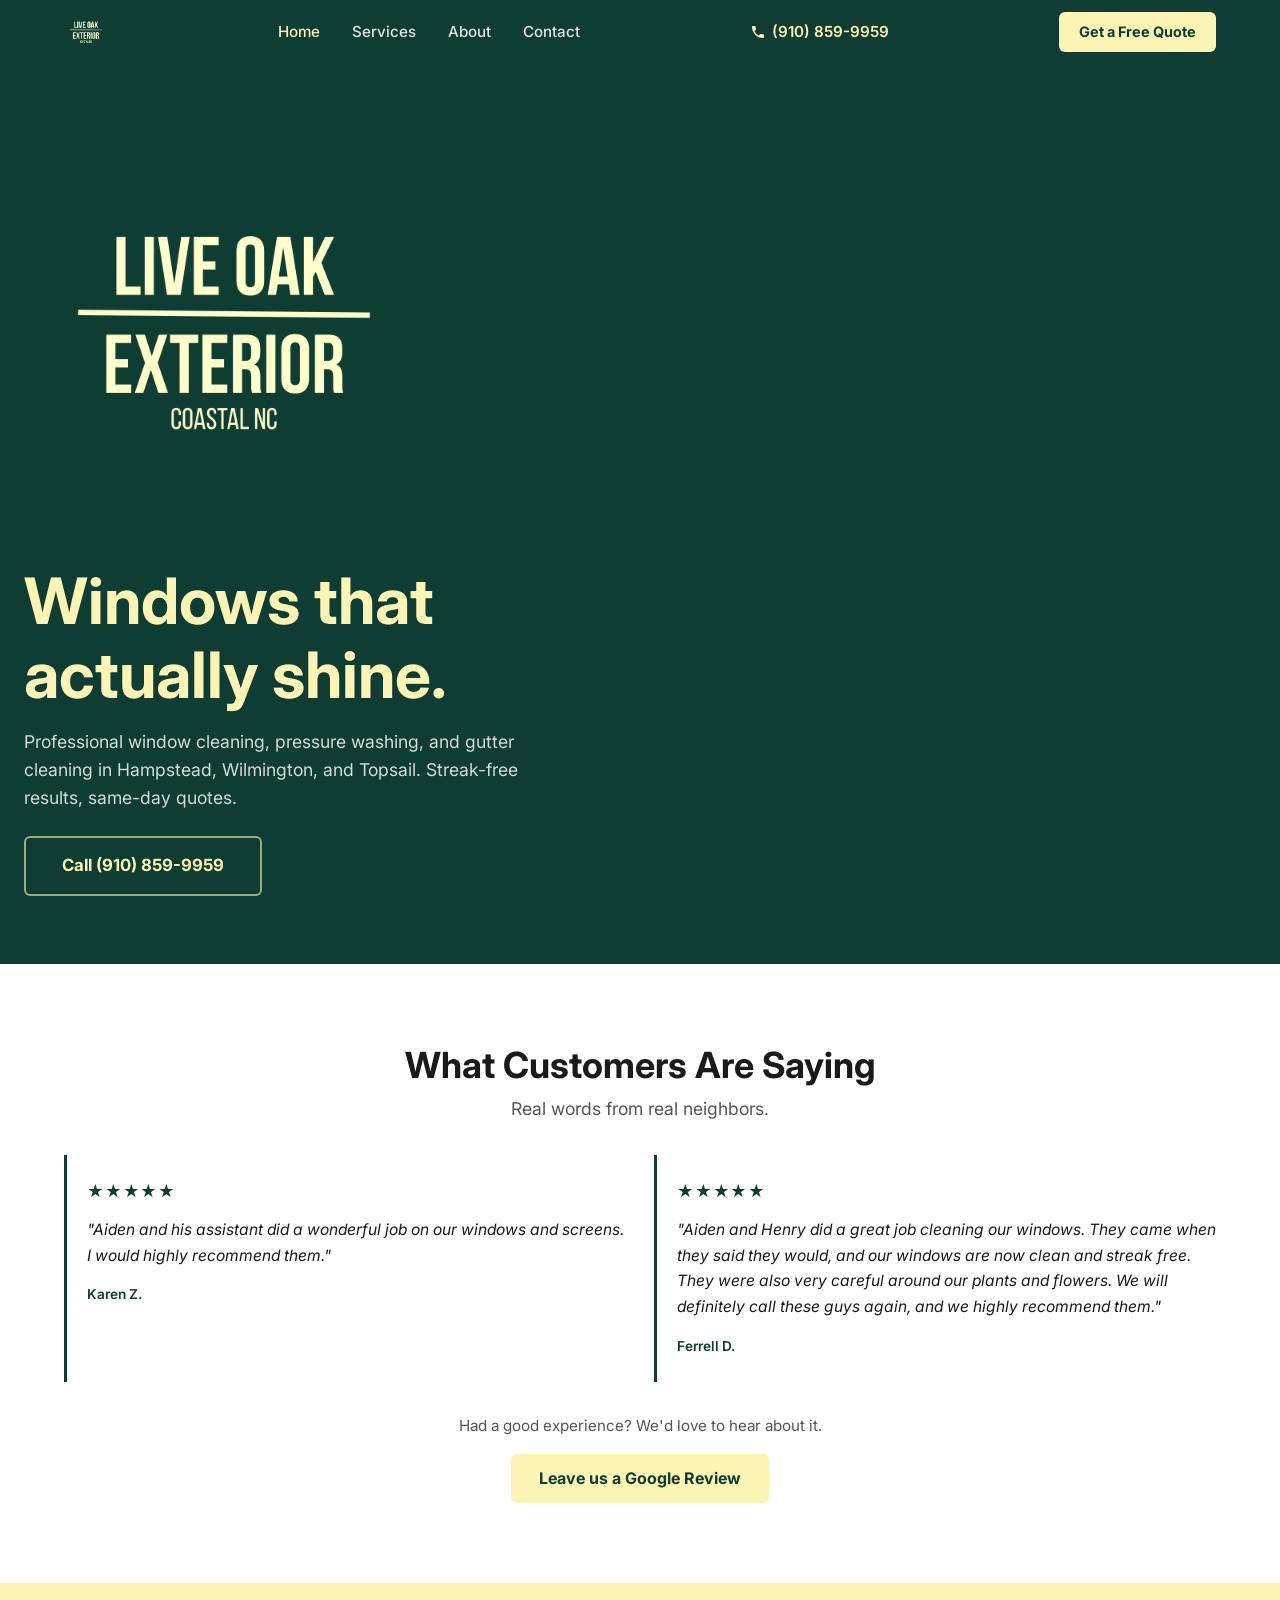
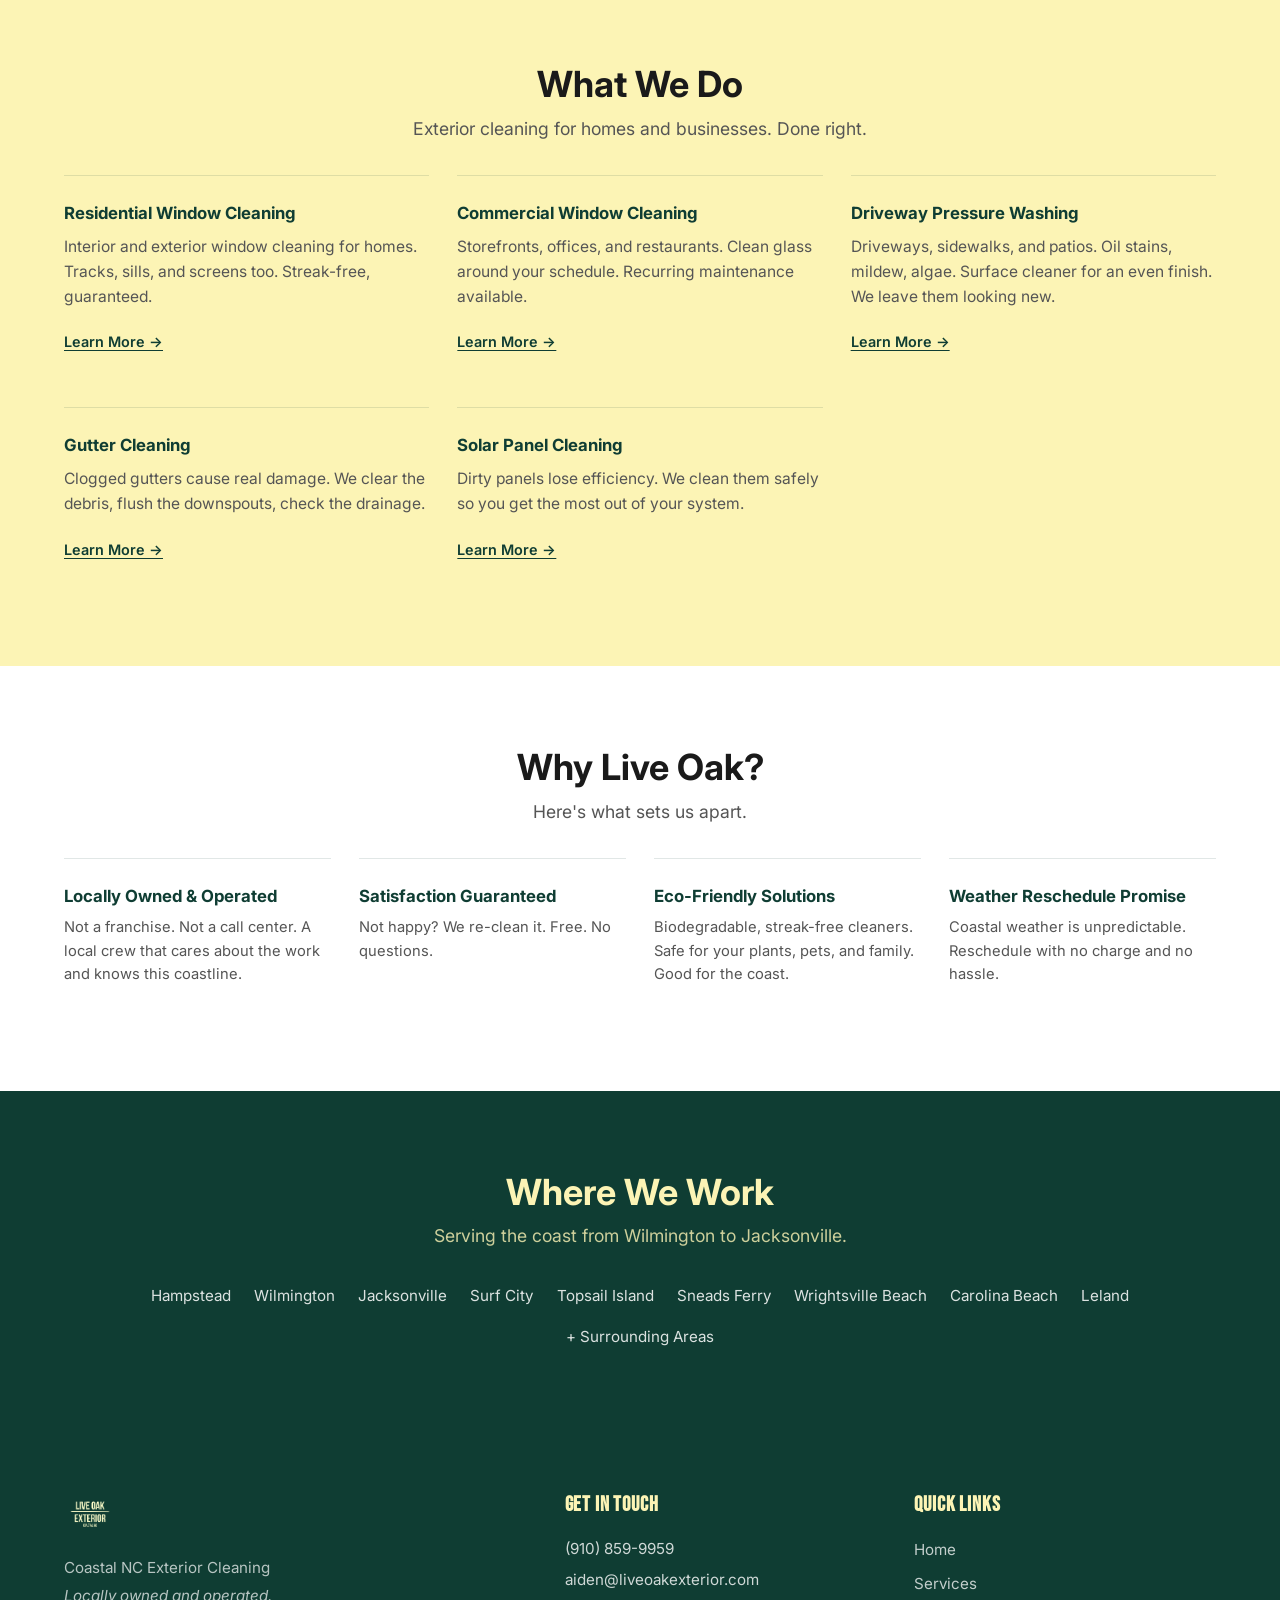
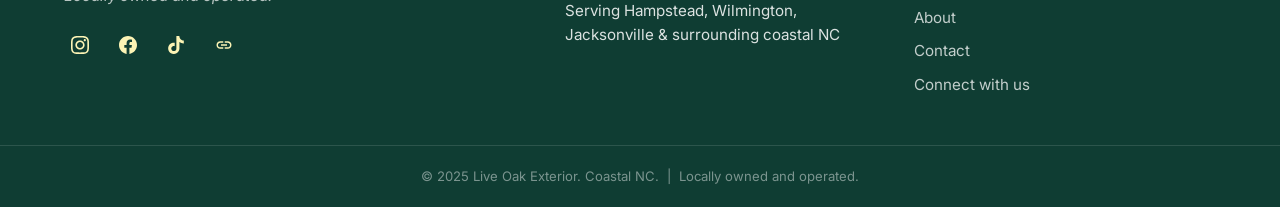
<file: index.html>
<!DOCTYPE html>
<html lang="en">
<head>
  <meta charset="UTF-8">
  <meta name="viewport" content="width=device-width, initial-scale=1.0">
  <title>Live Oak Exterior | Window Cleaning in Hampstead, Wilmington &amp; Topsail NC</title>
  <meta name="description" content="Professional window cleaning, pressure washing, and gutter cleaning across coastal NC. Locally owned, streak-free guarantee. Same-day quotes.">

  <!-- OpenGraph -->
  <meta property="og:title" content="Live Oak Exterior | Coastal NC Window Cleaning">
  <meta property="og:description" content="Professional window cleaning, pressure washing, and gutter cleaning. Streak-free, same-day quotes.">
  <meta property="og:url" content="https://liveoakexterior.com/">
  <meta property="og:image" content="https://liveoakexterior.com/og-image.jpg">
  <meta property="og:type" content="website">
  <meta name="twitter:card" content="summary_large_image">

  <!-- Favicon -->
  <link rel="icon" type="image/png" href="/public/images/liveoaklogo.png">
  <link rel="shortcut icon" href="/public/images/liveoaklogo.png">
  <link rel="apple-touch-icon" href="/public/images/liveoaklogo.png">

  <!-- Google Fonts -->
  <link rel="preconnect" href="https://fonts.googleapis.com">
  <link rel="preconnect" href="https://fonts.gstatic.com" crossorigin>
  <link href="https://fonts.googleapis.com/css2?family=Bebas+Neue&family=Inter:wght@400;500;600;700&display=swap" rel="stylesheet">

  <!-- Styles -->
  <link rel="stylesheet" href="/css/styles.css?v=14">

  <!-- Schema.org LocalBusiness -->
  <script type="application/ld+json">
  {
    "@context": "https://schema.org",
    "@type": "LocalBusiness",
    "name": "Live Oak Exterior",
    "image": "https://liveoakexterior.com/public/images/liveoaklogo.png",
    "telephone": "+19108599959",
    "email": "aiden@liveoakexterior.com",
    "url": "https://liveoakexterior.com",
    "priceRange": "$$",
    "address": {
      "@type": "PostalAddress",
      "addressLocality": "Hampstead",
      "addressRegion": "NC",
      "addressCountry": "US"
    },
    "areaServed": [
      "Hampstead, NC",
      "Wilmington, NC",
      "Jacksonville, NC",
      "Surf City, NC",
      "Topsail Island, NC",
      "Sneads Ferry, NC",
      "Wrightsville Beach, NC",
      "Carolina Beach, NC",
      "Leland, NC"
    ],
    "founder": {
      "@type": "Person",
      "name": "Aiden Benton"
    },
    "description": "Professional window cleaning, pressure washing, gutter cleaning, and solar panel cleaning for homes and businesses across coastal North Carolina."
  }
  </script>
</head>
<body>

  <!-- ======================================================
       HEADER
  ====================================================== -->
  <header class="site-header" id="site-header">
    <div class="container header-inner">
      <a href="/index.html" class="logo-link">
        <img src="/public/images/liveoaklogo.png" alt="Live Oak Exterior — Coastal NC window cleaning logo" class="logo-img">
      </a>
      <button class="hamburger" id="hamburger" aria-label="Open menu" aria-expanded="false">
        <span></span><span></span><span></span>
      </button>
      <nav class="site-nav" id="site-nav">
        <a href="/index.html">Home</a>
        <a href="/services.html">Services</a>
        <a href="/about.html">About</a>
        <a href="/contact.html">Contact</a>
        <div class="social-links nav-social-links">
          <a href="https://www.instagram.com/liveoakexterior" target="_blank" rel="noopener noreferrer" aria-label="Instagram">
            <svg viewBox="0 0 24 24" xmlns="http://www.w3.org/2000/svg"><path d="M12 2.163c3.204 0 3.584.012 4.85.07 3.252.148 4.771 1.691 4.919 4.919.058 1.265.069 1.645.069 4.849 0 3.205-.012 3.584-.069 4.849-.149 3.225-1.664 4.771-4.919 4.919-1.266.058-1.644.07-4.85.07-3.204 0-3.584-.012-4.849-.07-3.26-.149-4.771-1.699-4.919-4.92-.058-1.265-.07-1.644-.07-4.849 0-3.204.013-3.583.07-4.849.149-3.227 1.664-4.771 4.919-4.919 1.266-.057 1.645-.069 4.849-.069zm0-2.163c-3.259 0-3.667.014-4.947.072-4.358.2-6.78 2.618-6.98 6.98-.059 1.281-.073 1.689-.073 4.948 0 3.259.014 3.668.072 4.948.2 4.358 2.618 6.78 6.98 6.98 1.281.058 1.689.072 4.948.072 3.259 0 3.668-.014 4.948-.072 4.354-.2 6.782-2.618 6.979-6.98.059-1.28.073-1.689.073-4.948 0-3.259-.014-3.667-.072-4.947-.196-4.354-2.617-6.78-6.979-6.98-1.281-.059-1.69-.073-4.949-.073zm0 5.838c-3.403 0-6.162 2.759-6.162 6.162s2.759 6.163 6.162 6.163 6.162-2.759 6.162-6.163c0-3.403-2.759-6.162-6.162-6.162zm0 10.162c-2.209 0-4-1.79-4-4 0-2.209 1.791-4 4-4s4 1.791 4 4c0 2.21-1.791 4-4 4zm6.406-11.845c-.796 0-1.441.645-1.441 1.44s.645 1.44 1.441 1.44c.795 0 1.439-.645 1.439-1.44s-.644-1.44-1.439-1.44z"/></svg>
          </a>
          <a href="https://www.facebook.com/liveoakexterior/" target="_blank" rel="noopener noreferrer" aria-label="Facebook">
            <svg viewBox="0 0 24 24" xmlns="http://www.w3.org/2000/svg"><path d="M24 12.073c0-6.627-5.373-12-12-12s-12 5.373-12 12c0 5.99 4.388 10.954 10.125 11.854v-8.385H7.078v-3.47h3.047V9.43c0-3.007 1.792-4.669 4.533-4.669 1.312 0 2.686.235 2.686.235v2.953H15.83c-1.491 0-1.956.925-1.956 1.874v2.25h3.328l-.532 3.47h-2.796v8.385C19.612 23.027 24 18.062 24 12.073z"/></svg>
          </a>
          <a href="https://www.tiktok.com/@liveoakexterior" target="_blank" rel="noopener noreferrer" aria-label="TikTok">
            <svg viewBox="0 0 24 24" xmlns="http://www.w3.org/2000/svg"><path d="M12.525.02c1.31-.02 2.61-.01 3.91-.02.08 1.53.63 3.09 1.75 4.17 1.12 1.11 2.7 1.62 4.24 1.79v4.03c-1.44-.05-2.89-.35-4.2-.97-.57-.26-1.1-.59-1.62-.93-.01 2.92.01 5.84-.02 8.75-.08 1.4-.54 2.79-1.35 3.94-1.31 1.92-3.58 3.17-5.91 3.21-1.43.08-2.86-.31-4.08-1.03-2.02-1.19-3.44-3.37-3.65-5.71-.02-.5-.03-1-.01-1.49.18-1.9 1.12-3.72 2.58-4.96 1.66-1.44 3.98-2.13 6.15-1.72.02 1.48-.04 2.96-.04 4.44-.99-.32-2.15-.23-3.02.37-.63.41-1.11 1.04-1.36 1.75-.21.51-.15 1.07-.14 1.61.24 1.64 1.82 3.02 3.5 2.87 1.12-.01 2.19-.66 2.77-1.61.19-.33.4-.67.41-1.06.1-1.79.06-3.57.07-5.36.01-4.03-.01-8.05.02-12.07z"/></svg>
          </a>
          <a href="https://beacons.ai/liveoakexterior" target="_blank" rel="noopener noreferrer" aria-label="Beacons">
            <svg viewBox="0 0 24 24" xmlns="http://www.w3.org/2000/svg"><path d="M3.9 12c0-1.71 1.39-3.1 3.1-3.1h4V7H7c-2.76 0-5 2.24-5 5s2.24 5 5 5h4v-1.9H7c-1.71 0-3.1-1.39-3.1-3.1zM8 13h8v-2H8v2zm9-6h-4v1.9h4c1.71 0 3.1 1.39 3.1 3.1s-1.39 3.1-3.1 3.1h-4V17h4c2.76 0 5-2.24 5-5s-2.24-5-5-5z"/></svg>
          </a>
        </div>
      </nav>
      <a href="tel:+19108599959" class="header-phone" aria-label="Call (910) 859-9959">
        <svg xmlns="http://www.w3.org/2000/svg" viewBox="0 0 24 24" width="16" height="16"><path d="M6.62 10.79c1.44 2.83 3.76 5.14 6.59 6.59l2.2-2.2c.27-.27.67-.36 1.02-.24 1.12.37 2.33.57 3.57.57.55 0 1 .45 1 1V20c0 .55-.45 1-1 1-9.39 0-17-7.61-17-17 0-.55.45-1 1-1h3.5c.55 0 1 .45 1 1 0 1.25.2 2.45.57 3.57.11.35.03.74-.25 1.02l-2.2 2.2z"/></svg>
        <span class="header-phone-text">(910) 859-9959</span>
      </a>
      <a href="/contact.html" class="btn-nav-cta">Get a Free Quote</a>
    </div>
  </header>

  <main>

    <!-- ====================================================
         HERO
    ==================================================== -->
    <section class="hero">
      <div class="hero-content">
        <img src="/public/images/liveoaklogo.png" alt="Live Oak Exterior" class="hero-logo">
        <h1>Windows that<br>actually shine.</h1>
        <p class="hero-sub">Professional window cleaning, pressure washing, and gutter cleaning in Hampstead, Wilmington, and Topsail. Streak-free results, same-day quotes.</p>
        <div class="hero-cta-row">
          <a href="tel:+19108599959" class="btn-outline btn-lg">Call (910) 859-9959</a>
        </div>
      </div>
    </section>

    <!-- Testimonials -->
    <section class="section-testimonials section-white">
      <div class="container">
        <h2 class="section-title text-center">What Customers Are Saying</h2>
        <p class="section-subtitle text-center" style="margin:0 auto 2rem;">Real words from real neighbors.</p>

        <div class="testimonials-grid">

          <div class="testimonial-card">
            <div class="stars">★★★★★</div>
            <p class="testimonial-quote">"Aiden and his assistant did a wonderful job on our windows and screens. I would highly recommend them."</p>
            <p class="testimonial-attr">Karen Z.</p>
          </div>

          <div class="testimonial-card">
            <div class="stars">★★★★★</div>
            <p class="testimonial-quote">"Aiden and Henry did a great job cleaning our windows. They came when they said they would, and our windows are now clean and streak free. They were also very careful around our plants and flowers. We will definitely call these guys again, and we highly recommend them."</p>
            <p class="testimonial-attr">Ferrell D.</p>
          </div>

        </div>

        <div class="text-center" style="margin-top: 2rem;">
          <p style="font-size: 0.95rem; color: var(--text-muted); margin-bottom: 1rem;">Had a good experience? We'd love to hear about it.</p>
          <a href="https://g.page/r/CY9-DjMYBUG7EBM/review" target="_blank" rel="noopener noreferrer" class="btn-primary">
            Leave us a Google Review
          </a>
        </div>
      </div>
    </section>

    <!-- ====================================================
         WHAT WE DO
    ==================================================== -->
    <section class="section-what section-cream">
      <div class="container">
        <h2 class="section-title text-center">What We Do</h2>
        <p class="section-subtitle text-center" style="margin:0 auto 2rem;">Exterior cleaning for homes and businesses. Done right.</p>

        <div class="services-grid">

          <div class="service-card">
            <h3>Residential Window Cleaning</h3>
            <p>Interior and exterior window cleaning for homes. Tracks, sills, and screens too. Streak-free, guaranteed.</p>
            <a href="/services.html#residential" class="card-link">Learn More →</a>
          </div>

          <div class="service-card">
            <h3>Commercial Window Cleaning</h3>
            <p>Storefronts, offices, and restaurants. Clean glass around your schedule. Recurring maintenance available.</p>
            <a href="/services.html#commercial" class="card-link">Learn More →</a>
          </div>

          <div class="service-card">
            <h3>Driveway Pressure Washing</h3>
            <p>Driveways, sidewalks, and patios. Oil stains, mildew, algae. Surface cleaner for an even finish. We leave them looking new.</p>
            <a href="/services.html#driveway" class="card-link">Learn More →</a>
          </div>

          <div class="service-card">
            <h3>Gutter Cleaning</h3>
            <p>Clogged gutters cause real damage. We clear the debris, flush the downspouts, check the drainage.</p>
            <a href="/services.html#gutters" class="card-link">Learn More →</a>
          </div>

          <div class="service-card">
            <h3>Solar Panel Cleaning</h3>
            <p>Dirty panels lose efficiency. We clean them safely so you get the most out of your system.</p>
            <a href="/services.html#solar" class="card-link">Learn More →</a>
          </div>

        </div>
      </div>
    </section>

    <!-- ====================================================
         WHY LIVE OAK
    ==================================================== -->
    <section class="section-why section-white">
      <div class="container">
        <h2 class="section-title text-center">Why Live Oak?</h2>
        <p class="section-subtitle text-center" style="margin:0 auto 2rem;">Here's what sets us apart.</p>

        <div class="values-grid">

          <div class="value-card">
            <h3>Locally Owned &amp; Operated</h3>
            <p>Not a franchise. Not a call center. A local crew that cares about the work and knows this coastline.</p>
          </div>

          <div class="value-card">
            <h3>Satisfaction Guaranteed</h3>
            <p>Not happy? We re-clean it. Free. No questions.</p>
          </div>

          <div class="value-card">
            <h3>Eco-Friendly Solutions</h3>
            <p>Biodegradable, streak-free cleaners. Safe for your plants, pets, and family. Good for the coast.</p>
          </div>

          <div class="value-card">
            <h3>Weather Reschedule Promise</h3>
            <p>Coastal weather is unpredictable. Reschedule with no charge and no hassle.</p>
          </div>

        </div>
      </div>
    </section>

    <!-- ====================================================
         WHERE WE WORK
    ==================================================== -->
    <section class="section-area section-evergreen">
      <div class="container text-center">
        <h2 class="section-title" style="color:var(--cream)">Where We Work</h2>
        <p class="section-subtitle" style="color:rgba(252,244,181,0.8);margin:0 auto 2rem;">Serving the coast from Wilmington to Jacksonville.</p>

        <ul class="service-area-list">
          <li>Hampstead</li>
          <li>Wilmington</li>
          <li>Jacksonville</li>
          <li>Surf City</li>
          <li>Topsail Island</li>
          <li>Sneads Ferry</li>
          <li>Wrightsville Beach</li>
          <li>Carolina Beach</li>
          <li>Leland</li>
          <li>+ Surrounding Areas</li>
        </ul>
      </div>
    </section>

  </main>

  <!-- ======================================================
       FOOTER
  ====================================================== -->
  <footer class="site-footer">
    <div class="container footer-inner">
      <div class="footer-brand">
        <img src="/public/images/liveoaklogo.png" alt="Live Oak Exterior — Coastal NC window cleaning logo" class="footer-logo" loading="lazy">
        <p>Coastal NC Exterior Cleaning</p>
        <p class="footer-tagline">Locally owned and operated.</p>
        <div class="social-links">
          <a href="https://www.instagram.com/liveoakexterior" target="_blank" rel="noopener noreferrer" aria-label="Instagram">
            <svg viewBox="0 0 24 24" xmlns="http://www.w3.org/2000/svg"><path d="M12 2.163c3.204 0 3.584.012 4.85.07 3.252.148 4.771 1.691 4.919 4.919.058 1.265.069 1.645.069 4.849 0 3.205-.012 3.584-.069 4.849-.149 3.225-1.664 4.771-4.919 4.919-1.266.058-1.644.07-4.85.07-3.204 0-3.584-.012-4.849-.07-3.26-.149-4.771-1.699-4.919-4.92-.058-1.265-.07-1.644-.07-4.849 0-3.204.013-3.583.07-4.849.149-3.227 1.664-4.771 4.919-4.919 1.266-.057 1.645-.069 4.849-.069zm0-2.163c-3.259 0-3.667.014-4.947.072-4.358.2-6.78 2.618-6.98 6.98-.059 1.281-.073 1.689-.073 4.948 0 3.259.014 3.668.072 4.948.2 4.358 2.618 6.78 6.98 6.98 1.281.058 1.689.072 4.948.072 3.259 0 3.668-.014 4.948-.072 4.354-.2 6.782-2.618 6.979-6.98.059-1.28.073-1.689.073-4.948 0-3.259-.014-3.667-.072-4.947-.196-4.354-2.617-6.78-6.979-6.98-1.281-.059-1.69-.073-4.949-.073zm0 5.838c-3.403 0-6.162 2.759-6.162 6.162s2.759 6.163 6.162 6.163 6.162-2.759 6.162-6.163c0-3.403-2.759-6.162-6.162-6.162zm0 10.162c-2.209 0-4-1.79-4-4 0-2.209 1.791-4 4-4s4 1.791 4 4c0 2.21-1.791 4-4 4zm6.406-11.845c-.796 0-1.441.645-1.441 1.44s.645 1.44 1.441 1.44c.795 0 1.439-.645 1.439-1.44s-.644-1.44-1.439-1.44z"/></svg>
          </a>
          <a href="https://www.facebook.com/liveoakexterior/" target="_blank" rel="noopener noreferrer" aria-label="Facebook">
            <svg viewBox="0 0 24 24" xmlns="http://www.w3.org/2000/svg"><path d="M24 12.073c0-6.627-5.373-12-12-12s-12 5.373-12 12c0 5.99 4.388 10.954 10.125 11.854v-8.385H7.078v-3.47h3.047V9.43c0-3.007 1.792-4.669 4.533-4.669 1.312 0 2.686.235 2.686.235v2.953H15.83c-1.491 0-1.956.925-1.956 1.874v2.25h3.328l-.532 3.47h-2.796v8.385C19.612 23.027 24 18.062 24 12.073z"/></svg>
          </a>
          <a href="https://www.tiktok.com/@liveoakexterior" target="_blank" rel="noopener noreferrer" aria-label="TikTok">
            <svg viewBox="0 0 24 24" xmlns="http://www.w3.org/2000/svg"><path d="M12.525.02c1.31-.02 2.61-.01 3.91-.02.08 1.53.63 3.09 1.75 4.17 1.12 1.11 2.7 1.62 4.24 1.79v4.03c-1.44-.05-2.89-.35-4.2-.97-.57-.26-1.1-.59-1.62-.93-.01 2.92.01 5.84-.02 8.75-.08 1.4-.54 2.79-1.35 3.94-1.31 1.92-3.58 3.17-5.91 3.21-1.43.08-2.86-.31-4.08-1.03-2.02-1.19-3.44-3.37-3.65-5.71-.02-.5-.03-1-.01-1.49.18-1.9 1.12-3.72 2.58-4.96 1.66-1.44 3.98-2.13 6.15-1.72.02 1.48-.04 2.96-.04 4.44-.99-.32-2.15-.23-3.02.37-.63.41-1.11 1.04-1.36 1.75-.21.51-.15 1.07-.14 1.61.24 1.64 1.82 3.02 3.5 2.87 1.12-.01 2.19-.66 2.77-1.61.19-.33.4-.67.41-1.06.1-1.79.06-3.57.07-5.36.01-4.03-.01-8.05.02-12.07z"/></svg>
          </a>
          <a href="https://beacons.ai/liveoakexterior" target="_blank" rel="noopener noreferrer" aria-label="Beacons">
            <svg viewBox="0 0 24 24" xmlns="http://www.w3.org/2000/svg"><path d="M3.9 12c0-1.71 1.39-3.1 3.1-3.1h4V7H7c-2.76 0-5 2.24-5 5s2.24 5 5 5h4v-1.9H7c-1.71 0-3.1-1.39-3.1-3.1zM8 13h8v-2H8v2zm9-6h-4v1.9h4c1.71 0 3.1 1.39 3.1 3.1s-1.39 3.1-3.1 3.1h-4V17h4c2.76 0 5-2.24 5-5s-2.24-5-5-5z"/></svg>
          </a>
        </div>
      </div>
      <div class="footer-contact">
        <h4>Get in Touch</h4>
        <p><a href="tel:+19108599959">(910) 859-9959</a></p>
        <p><a href="mailto:aiden@liveoakexterior.com">aiden@liveoakexterior.com</a></p>
        <p>Serving Hampstead, Wilmington, Jacksonville &amp; surrounding coastal NC</p>
      </div>
      <div class="footer-links">
        <h4>Quick Links</h4>
        <ul>
          <li><a href="/index.html">Home</a></li>
          <li><a href="/services.html">Services</a></li>
          <li><a href="/about.html">About</a></li>
          <li><a href="/contact.html">Contact</a></li>
          <li><a href="https://beacons.ai/liveoakexterior" target="_blank" rel="noopener noreferrer">Connect with us</a></li>
        </ul>
      </div>
    </div>
    <div class="footer-bottom">
      <div class="container">
        <p>© 2025 Live Oak Exterior. Coastal NC. &nbsp;|&nbsp; Locally owned and operated.</p>
      </div>
    </div>
  </footer>

  <script src="/js/main.js"></script>

  <div class="mobile-cta-bar" aria-label="Quick contact">
    <a href="tel:+19108599959" class="bar-call">
      <svg xmlns="http://www.w3.org/2000/svg" viewBox="0 0 24 24" width="18" height="18" fill="currentColor"><path d="M6.62 10.79c1.44 2.83 3.76 5.14 6.59 6.59l2.2-2.2c.27-.27.67-.36 1.02-.24 1.12.37 2.33.57 3.57.57.55 0 1 .45 1 1V20c0 .55-.45 1-1 1-9.39 0-17-7.61-17-17 0-.55.45-1 1-1h3.5c.55 0 1 .45 1 1 0 1.25.2 2.45.57 3.57.11.35.03.74-.25 1.02l-2.2 2.2z"/></svg>
      Call (910) 859-9959
    </a>
    <a href="/contact.html" class="bar-quote">Get a Quote</a>
  </div>
</body>
</html>
</file>
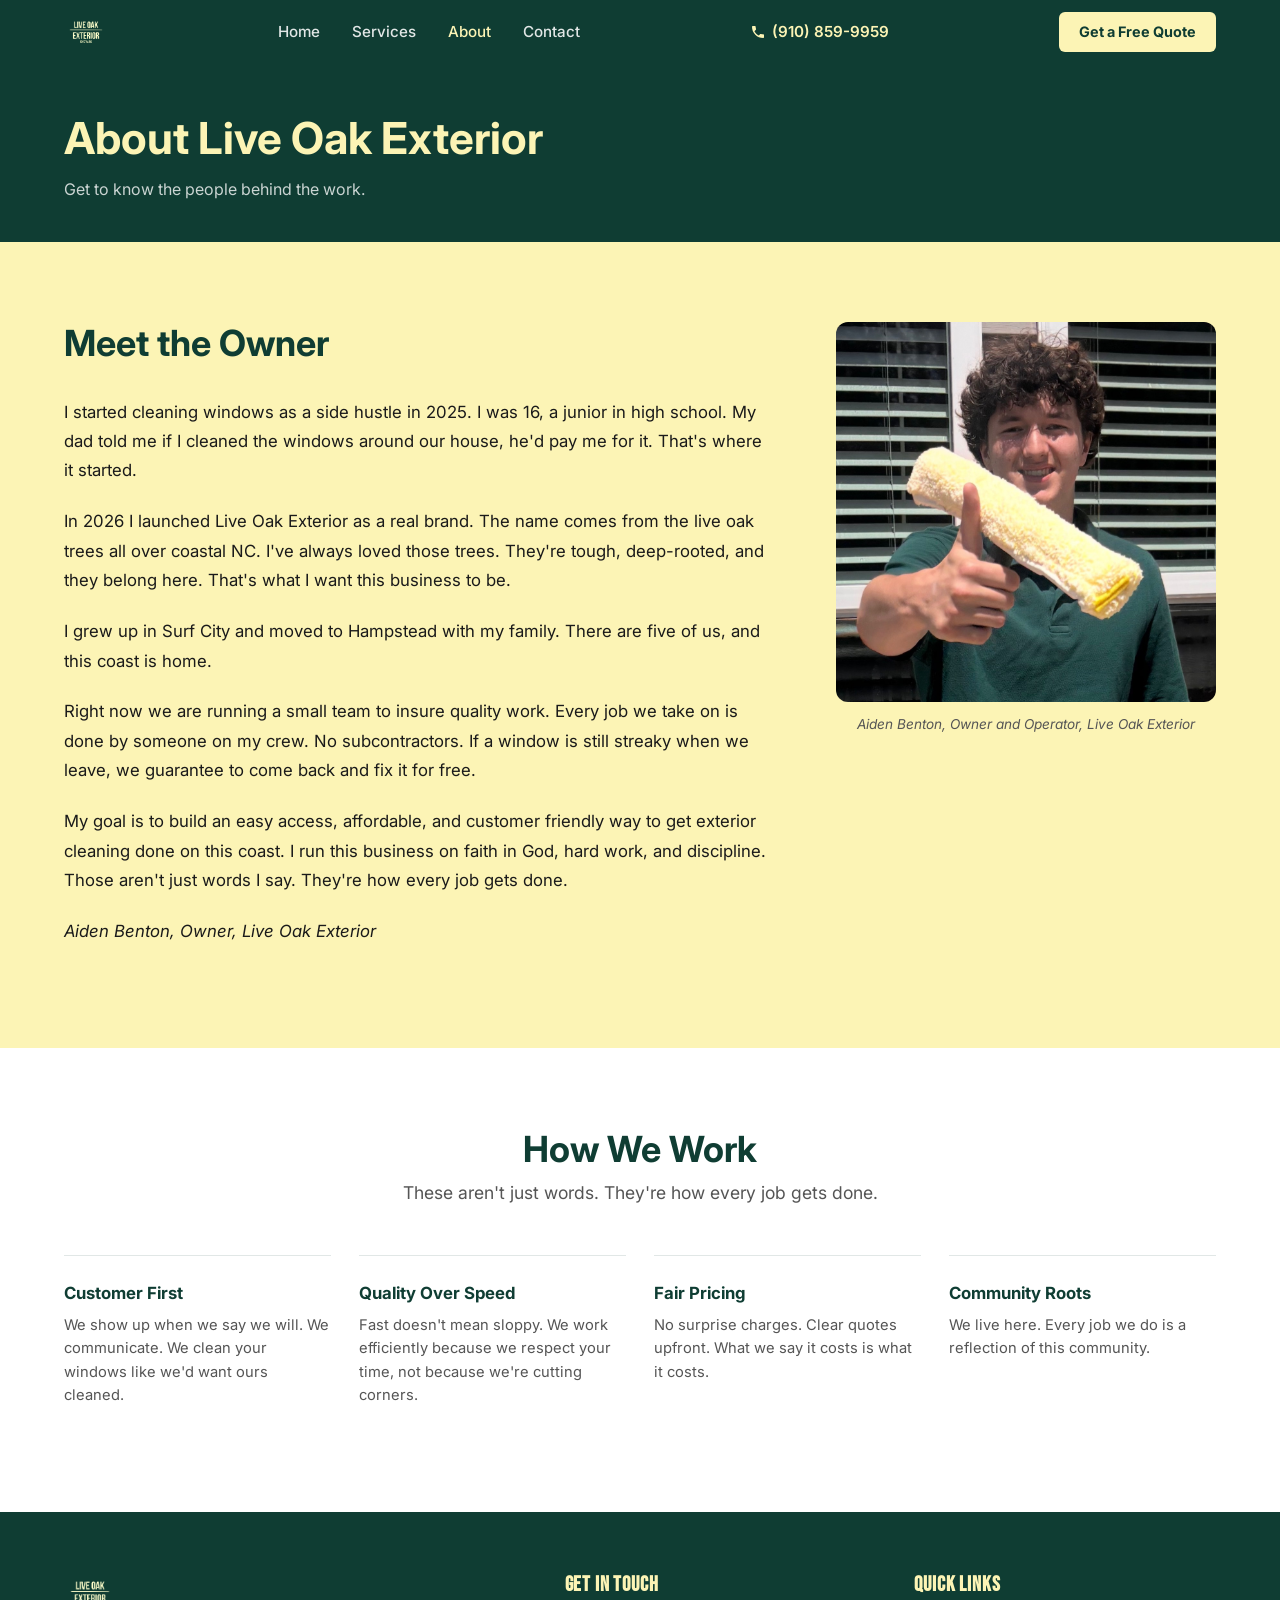
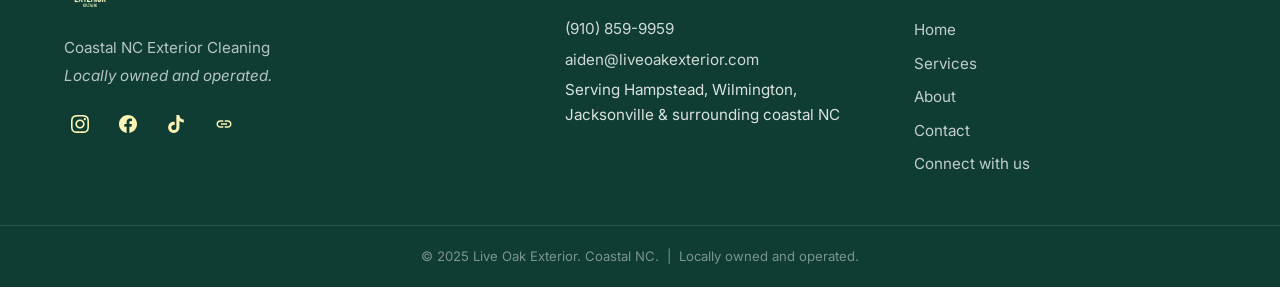
<file: about.html>
<!DOCTYPE html>
<html lang="en">
<head>
  <meta charset="UTF-8">
  <meta name="viewport" content="width=device-width, initial-scale=1.0">
  <title>About Live Oak Exterior | Locally Owned Window Cleaning in Coastal NC</title>
  <meta name="description" content="Founded by Aiden Benton, a Hampstead local. Live Oak Exterior brings honest, careful exterior cleaning to homes and businesses across coastal North Carolina.">

  <!-- OpenGraph -->
  <meta property="og:title" content="About | Live Oak Exterior">
  <meta property="og:description" content="Meet Aiden Benton, the young owner behind Live Oak Exterior. Built on quality work, fair pricing, and genuine care for coastal NC.">
  <meta property="og:url" content="https://liveoakexterior.com/about.html">
  <meta property="og:image" content="https://liveoakexterior.com/public/images/liveoaklogo.png">
  <meta property="og:type" content="website">

  <link rel="icon" type="image/png" href="/public/images/liveoaklogo.png">
  <link rel="shortcut icon" href="/public/images/liveoaklogo.png">
  <link rel="apple-touch-icon" href="/public/images/liveoaklogo.png">

  <link rel="preconnect" href="https://fonts.googleapis.com">
  <link rel="preconnect" href="https://fonts.gstatic.com" crossorigin>
  <link href="https://fonts.googleapis.com/css2?family=Bebas+Neue&family=Inter:wght@400;500;600;700&display=swap" rel="stylesheet">

  <link rel="stylesheet" href="/css/styles.css?v=14">
</head>
<body>

  <header class="site-header" id="site-header">
    <div class="container header-inner">
      <a href="/index.html" class="logo-link">
        <img src="/public/images/liveoaklogo.png" alt="Live Oak Exterior — Coastal NC window cleaning logo" class="logo-img">
      </a>
      <button class="hamburger" id="hamburger" aria-label="Open menu" aria-expanded="false">
        <span></span><span></span><span></span>
      </button>
      <nav class="site-nav" id="site-nav">
        <a href="/index.html">Home</a>
        <a href="/services.html">Services</a>
        <a href="/about.html">About</a>
        <a href="/contact.html">Contact</a>
        <div class="social-links nav-social-links">
          <a href="https://www.instagram.com/liveoakexterior" target="_blank" rel="noopener noreferrer" aria-label="Instagram">
            <svg viewBox="0 0 24 24" xmlns="http://www.w3.org/2000/svg"><path d="M12 2.163c3.204 0 3.584.012 4.85.07 3.252.148 4.771 1.691 4.919 4.919.058 1.265.069 1.645.069 4.849 0 3.205-.012 3.584-.069 4.849-.149 3.225-1.664 4.771-4.919 4.919-1.266.058-1.644.07-4.85.07-3.204 0-3.584-.012-4.849-.07-3.26-.149-4.771-1.699-4.919-4.92-.058-1.265-.07-1.644-.07-4.849 0-3.204.013-3.583.07-4.849.149-3.227 1.664-4.771 4.919-4.919 1.266-.057 1.645-.069 4.849-.069zm0-2.163c-3.259 0-3.667.014-4.947.072-4.358.2-6.78 2.618-6.98 6.98-.059 1.281-.073 1.689-.073 4.948 0 3.259.014 3.668.072 4.948.2 4.358 2.618 6.78 6.98 6.98 1.281.058 1.689.072 4.948.072 3.259 0 3.668-.014 4.948-.072 4.354-.2 6.782-2.618 6.979-6.98.059-1.28.073-1.689.073-4.948 0-3.259-.014-3.667-.072-4.947-.196-4.354-2.617-6.78-6.979-6.98-1.281-.059-1.69-.073-4.949-.073zm0 5.838c-3.403 0-6.162 2.759-6.162 6.162s2.759 6.163 6.162 6.163 6.162-2.759 6.162-6.163c0-3.403-2.759-6.162-6.162-6.162zm0 10.162c-2.209 0-4-1.79-4-4 0-2.209 1.791-4 4-4s4 1.791 4 4c0 2.21-1.791 4-4 4zm6.406-11.845c-.796 0-1.441.645-1.441 1.44s.645 1.44 1.441 1.44c.795 0 1.439-.645 1.439-1.44s-.644-1.44-1.439-1.44z"/></svg>
          </a>
          <a href="https://www.facebook.com/liveoakexterior/" target="_blank" rel="noopener noreferrer" aria-label="Facebook">
            <svg viewBox="0 0 24 24" xmlns="http://www.w3.org/2000/svg"><path d="M24 12.073c0-6.627-5.373-12-12-12s-12 5.373-12 12c0 5.99 4.388 10.954 10.125 11.854v-8.385H7.078v-3.47h3.047V9.43c0-3.007 1.792-4.669 4.533-4.669 1.312 0 2.686.235 2.686.235v2.953H15.83c-1.491 0-1.956.925-1.956 1.874v2.25h3.328l-.532 3.47h-2.796v8.385C19.612 23.027 24 18.062 24 12.073z"/></svg>
          </a>
          <a href="https://www.tiktok.com/@liveoakexterior" target="_blank" rel="noopener noreferrer" aria-label="TikTok">
            <svg viewBox="0 0 24 24" xmlns="http://www.w3.org/2000/svg"><path d="M12.525.02c1.31-.02 2.61-.01 3.91-.02.08 1.53.63 3.09 1.75 4.17 1.12 1.11 2.7 1.62 4.24 1.79v4.03c-1.44-.05-2.89-.35-4.2-.97-.57-.26-1.1-.59-1.62-.93-.01 2.92.01 5.84-.02 8.75-.08 1.4-.54 2.79-1.35 3.94-1.31 1.92-3.58 3.17-5.91 3.21-1.43.08-2.86-.31-4.08-1.03-2.02-1.19-3.44-3.37-3.65-5.71-.02-.5-.03-1-.01-1.49.18-1.9 1.12-3.72 2.58-4.96 1.66-1.44 3.98-2.13 6.15-1.72.02 1.48-.04 2.96-.04 4.44-.99-.32-2.15-.23-3.02.37-.63.41-1.11 1.04-1.36 1.75-.21.51-.15 1.07-.14 1.61.24 1.64 1.82 3.02 3.5 2.87 1.12-.01 2.19-.66 2.77-1.61.19-.33.4-.67.41-1.06.1-1.79.06-3.57.07-5.36.01-4.03-.01-8.05.02-12.07z"/></svg>
          </a>
          <a href="https://beacons.ai/liveoakexterior" target="_blank" rel="noopener noreferrer" aria-label="Beacons">
            <svg viewBox="0 0 24 24" xmlns="http://www.w3.org/2000/svg"><path d="M3.9 12c0-1.71 1.39-3.1 3.1-3.1h4V7H7c-2.76 0-5 2.24-5 5s2.24 5 5 5h4v-1.9H7c-1.71 0-3.1-1.39-3.1-3.1zM8 13h8v-2H8v2zm9-6h-4v1.9h4c1.71 0 3.1 1.39 3.1 3.1s-1.39 3.1-3.1 3.1h-4V17h4c2.76 0 5-2.24 5-5s-2.24-5-5-5z"/></svg>
          </a>
        </div>
      </nav>
      <a href="tel:+19108599959" class="header-phone" aria-label="Call (910) 859-9959">
        <svg xmlns="http://www.w3.org/2000/svg" viewBox="0 0 24 24" width="16" height="16"><path d="M6.62 10.79c1.44 2.83 3.76 5.14 6.59 6.59l2.2-2.2c.27-.27.67-.36 1.02-.24 1.12.37 2.33.57 3.57.57.55 0 1 .45 1 1V20c0 .55-.45 1-1 1-9.39 0-17-7.61-17-17 0-.55.45-1 1-1h3.5c.55 0 1 .45 1 1 0 1.25.2 2.45.57 3.57.11.35.03.74-.25 1.02l-2.2 2.2z"/></svg>
        <span class="header-phone-text">(910) 859-9959</span>
      </a>
      <a href="/contact.html" class="btn-nav-cta">Get a Free Quote</a>
    </div>
  </header>

  <main>

    <!-- Page Hero -->
    <section class="page-hero">
      <div class="container">
        <h1>About Live Oak Exterior</h1>
        <p>Get to know the people behind the work.</p>
      </div>
    </section>

    <!-- Our Story -->
    <section class="section-cream" style="padding:5rem 0;">
      <div class="container">
        <div class="story-layout">

          <div class="story-text">
            <h2 class="section-title" style="color:var(--evergreen);margin-bottom:2rem;">Meet the Owner</h2>

            <p>I started cleaning windows as a side hustle in 2025. I was 16, a junior in high school. My dad told me if I cleaned the windows around our house, he'd pay me for it. That's where it started.</p>

            <p>In 2026 I launched Live Oak Exterior as a real brand. The name comes from the live oak trees all over coastal NC. I've always loved those trees. They're tough, deep-rooted, and they belong here. That's what I want this business to be.</p>

            <p>I grew up in Surf City and moved to Hampstead with my family. There are five of us, and this coast is home.</p>

            <p>Right now we are running a small team to insure quality work. Every job we take on is done by someone on my crew. No subcontractors. If a window is still streaky when we leave, we guarantee to come back and fix it for free.</p>

            <p>My goal is to build an easy access, affordable, and customer friendly way to get exterior cleaning done on this coast. I run this business on faith in God, hard work, and discipline. Those aren't just words I say. They're how every job gets done.</p>

            <p style="font-style:italic;">Aiden Benton, Owner, Live Oak Exterior</p>
          </div>

          <div class="owner-photo-wrap">
            <img src="/public/images/pictureofaiden.png" alt="Aiden Benton, owner of Live Oak Exterior, Hampstead NC" class="owner-photo">
            <p class="owner-caption">Aiden Benton, Owner and Operator, Live Oak Exterior</p>
          </div>

        </div>
      </div>
    </section>

    <!-- Our Values -->
    <section class="section-white" style="padding:5rem 0;">
      <div class="container">
        <h2 class="section-title text-center" style="color:var(--evergreen);margin-bottom:0.5rem;">How We Work</h2>
        <p class="section-subtitle text-center" style="margin:0 auto 3rem;">These aren't just words. They're how every job gets done.</p>

        <div class="values-grid">

          <div class="value-card">
            <h3>Customer First</h3>
            <p>We show up when we say we will. We communicate. We clean your windows like we'd want ours cleaned.</p>
          </div>

          <div class="value-card">
            <h3>Quality Over Speed</h3>
            <p>Fast doesn't mean sloppy. We work efficiently because we respect your time, not because we're cutting corners.</p>
          </div>

          <div class="value-card">
            <h3>Fair Pricing</h3>
            <p>No surprise charges. Clear quotes upfront. What we say it costs is what it costs.</p>
          </div>

          <div class="value-card">
            <h3>Community Roots</h3>
            <p>We live here. Every job we do is a reflection of this community.</p>
          </div>

        </div>
      </div>
    </section>


  </main>

  <footer class="site-footer">
    <div class="container footer-inner">
      <div class="footer-brand">
        <img src="/public/images/liveoaklogo.png" alt="Live Oak Exterior — Coastal NC window cleaning logo" class="footer-logo" loading="lazy">
        <p>Coastal NC Exterior Cleaning</p>
        <p class="footer-tagline">Locally owned and operated.</p>
        <div class="social-links">
          <a href="https://www.instagram.com/liveoakexterior" target="_blank" rel="noopener noreferrer" aria-label="Instagram">
            <svg viewBox="0 0 24 24" xmlns="http://www.w3.org/2000/svg"><path d="M12 2.163c3.204 0 3.584.012 4.85.07 3.252.148 4.771 1.691 4.919 4.919.058 1.265.069 1.645.069 4.849 0 3.205-.012 3.584-.069 4.849-.149 3.225-1.664 4.771-4.919 4.919-1.266.058-1.644.07-4.85.07-3.204 0-3.584-.012-4.849-.07-3.26-.149-4.771-1.699-4.919-4.92-.058-1.265-.07-1.644-.07-4.849 0-3.204.013-3.583.07-4.849.149-3.227 1.664-4.771 4.919-4.919 1.266-.057 1.645-.069 4.849-.069zm0-2.163c-3.259 0-3.667.014-4.947.072-4.358.2-6.78 2.618-6.98 6.98-.059 1.281-.073 1.689-.073 4.948 0 3.259.014 3.668.072 4.948.2 4.358 2.618 6.78 6.98 6.98 1.281.058 1.689.072 4.948.072 3.259 0 3.668-.014 4.948-.072 4.354-.2 6.782-2.618 6.979-6.98.059-1.28.073-1.689.073-4.948 0-3.259-.014-3.667-.072-4.947-.196-4.354-2.617-6.78-6.979-6.98-1.281-.059-1.69-.073-4.949-.073zm0 5.838c-3.403 0-6.162 2.759-6.162 6.162s2.759 6.163 6.162 6.163 6.162-2.759 6.162-6.163c0-3.403-2.759-6.162-6.162-6.162zm0 10.162c-2.209 0-4-1.79-4-4 0-2.209 1.791-4 4-4s4 1.791 4 4c0 2.21-1.791 4-4 4zm6.406-11.845c-.796 0-1.441.645-1.441 1.44s.645 1.44 1.441 1.44c.795 0 1.439-.645 1.439-1.44s-.644-1.44-1.439-1.44z"/></svg>
          </a>
          <a href="https://www.facebook.com/liveoakexterior/" target="_blank" rel="noopener noreferrer" aria-label="Facebook">
            <svg viewBox="0 0 24 24" xmlns="http://www.w3.org/2000/svg"><path d="M24 12.073c0-6.627-5.373-12-12-12s-12 5.373-12 12c0 5.99 4.388 10.954 10.125 11.854v-8.385H7.078v-3.47h3.047V9.43c0-3.007 1.792-4.669 4.533-4.669 1.312 0 2.686.235 2.686.235v2.953H15.83c-1.491 0-1.956.925-1.956 1.874v2.25h3.328l-.532 3.47h-2.796v8.385C19.612 23.027 24 18.062 24 12.073z"/></svg>
          </a>
          <a href="https://www.tiktok.com/@liveoakexterior" target="_blank" rel="noopener noreferrer" aria-label="TikTok">
            <svg viewBox="0 0 24 24" xmlns="http://www.w3.org/2000/svg"><path d="M12.525.02c1.31-.02 2.61-.01 3.91-.02.08 1.53.63 3.09 1.75 4.17 1.12 1.11 2.7 1.62 4.24 1.79v4.03c-1.44-.05-2.89-.35-4.2-.97-.57-.26-1.1-.59-1.62-.93-.01 2.92.01 5.84-.02 8.75-.08 1.4-.54 2.79-1.35 3.94-1.31 1.92-3.58 3.17-5.91 3.21-1.43.08-2.86-.31-4.08-1.03-2.02-1.19-3.44-3.37-3.65-5.71-.02-.5-.03-1-.01-1.49.18-1.9 1.12-3.72 2.58-4.96 1.66-1.44 3.98-2.13 6.15-1.72.02 1.48-.04 2.96-.04 4.44-.99-.32-2.15-.23-3.02.37-.63.41-1.11 1.04-1.36 1.75-.21.51-.15 1.07-.14 1.61.24 1.64 1.82 3.02 3.5 2.87 1.12-.01 2.19-.66 2.77-1.61.19-.33.4-.67.41-1.06.1-1.79.06-3.57.07-5.36.01-4.03-.01-8.05.02-12.07z"/></svg>
          </a>
          <a href="https://beacons.ai/liveoakexterior" target="_blank" rel="noopener noreferrer" aria-label="Beacons">
            <svg viewBox="0 0 24 24" xmlns="http://www.w3.org/2000/svg"><path d="M3.9 12c0-1.71 1.39-3.1 3.1-3.1h4V7H7c-2.76 0-5 2.24-5 5s2.24 5 5 5h4v-1.9H7c-1.71 0-3.1-1.39-3.1-3.1zM8 13h8v-2H8v2zm9-6h-4v1.9h4c1.71 0 3.1 1.39 3.1 3.1s-1.39 3.1-3.1 3.1h-4V17h4c2.76 0 5-2.24 5-5s-2.24-5-5-5z"/></svg>
          </a>
        </div>
      </div>
      <div class="footer-contact">
        <h4>Get in Touch</h4>
        <p><a href="tel:+19108599959">(910) 859-9959</a></p>
        <p><a href="mailto:aiden@liveoakexterior.com">aiden@liveoakexterior.com</a></p>
        <p>Serving Hampstead, Wilmington, Jacksonville &amp; surrounding coastal NC</p>
      </div>
      <div class="footer-links">
        <h4>Quick Links</h4>
        <ul>
          <li><a href="/index.html">Home</a></li>
          <li><a href="/services.html">Services</a></li>
          <li><a href="/about.html">About</a></li>
          <li><a href="/contact.html">Contact</a></li>
          <li><a href="https://beacons.ai/liveoakexterior" target="_blank" rel="noopener noreferrer">Connect with us</a></li>
        </ul>
      </div>
    </div>
    <div class="footer-bottom">
      <div class="container">
        <p>© 2025 Live Oak Exterior. Coastal NC. &nbsp;|&nbsp; Locally owned and operated.</p>
      </div>
    </div>
  </footer>

  <script src="/js/main.js"></script>

  <div class="mobile-cta-bar" aria-label="Quick contact">
    <a href="tel:+19108599959" class="bar-call">
      <svg xmlns="http://www.w3.org/2000/svg" viewBox="0 0 24 24" width="18" height="18" fill="currentColor"><path d="M6.62 10.79c1.44 2.83 3.76 5.14 6.59 6.59l2.2-2.2c.27-.27.67-.36 1.02-.24 1.12.37 2.33.57 3.57.57.55 0 1 .45 1 1V20c0 .55-.45 1-1 1-9.39 0-17-7.61-17-17 0-.55.45-1 1-1h3.5c.55 0 1 .45 1 1 0 1.25.2 2.45.57 3.57.11.35.03.74-.25 1.02l-2.2 2.2z"/></svg>
      Call (910) 859-9959
    </a>
    <a href="/contact.html" class="bar-quote">Get a Quote</a>
  </div>
</body>
</html>
</file>
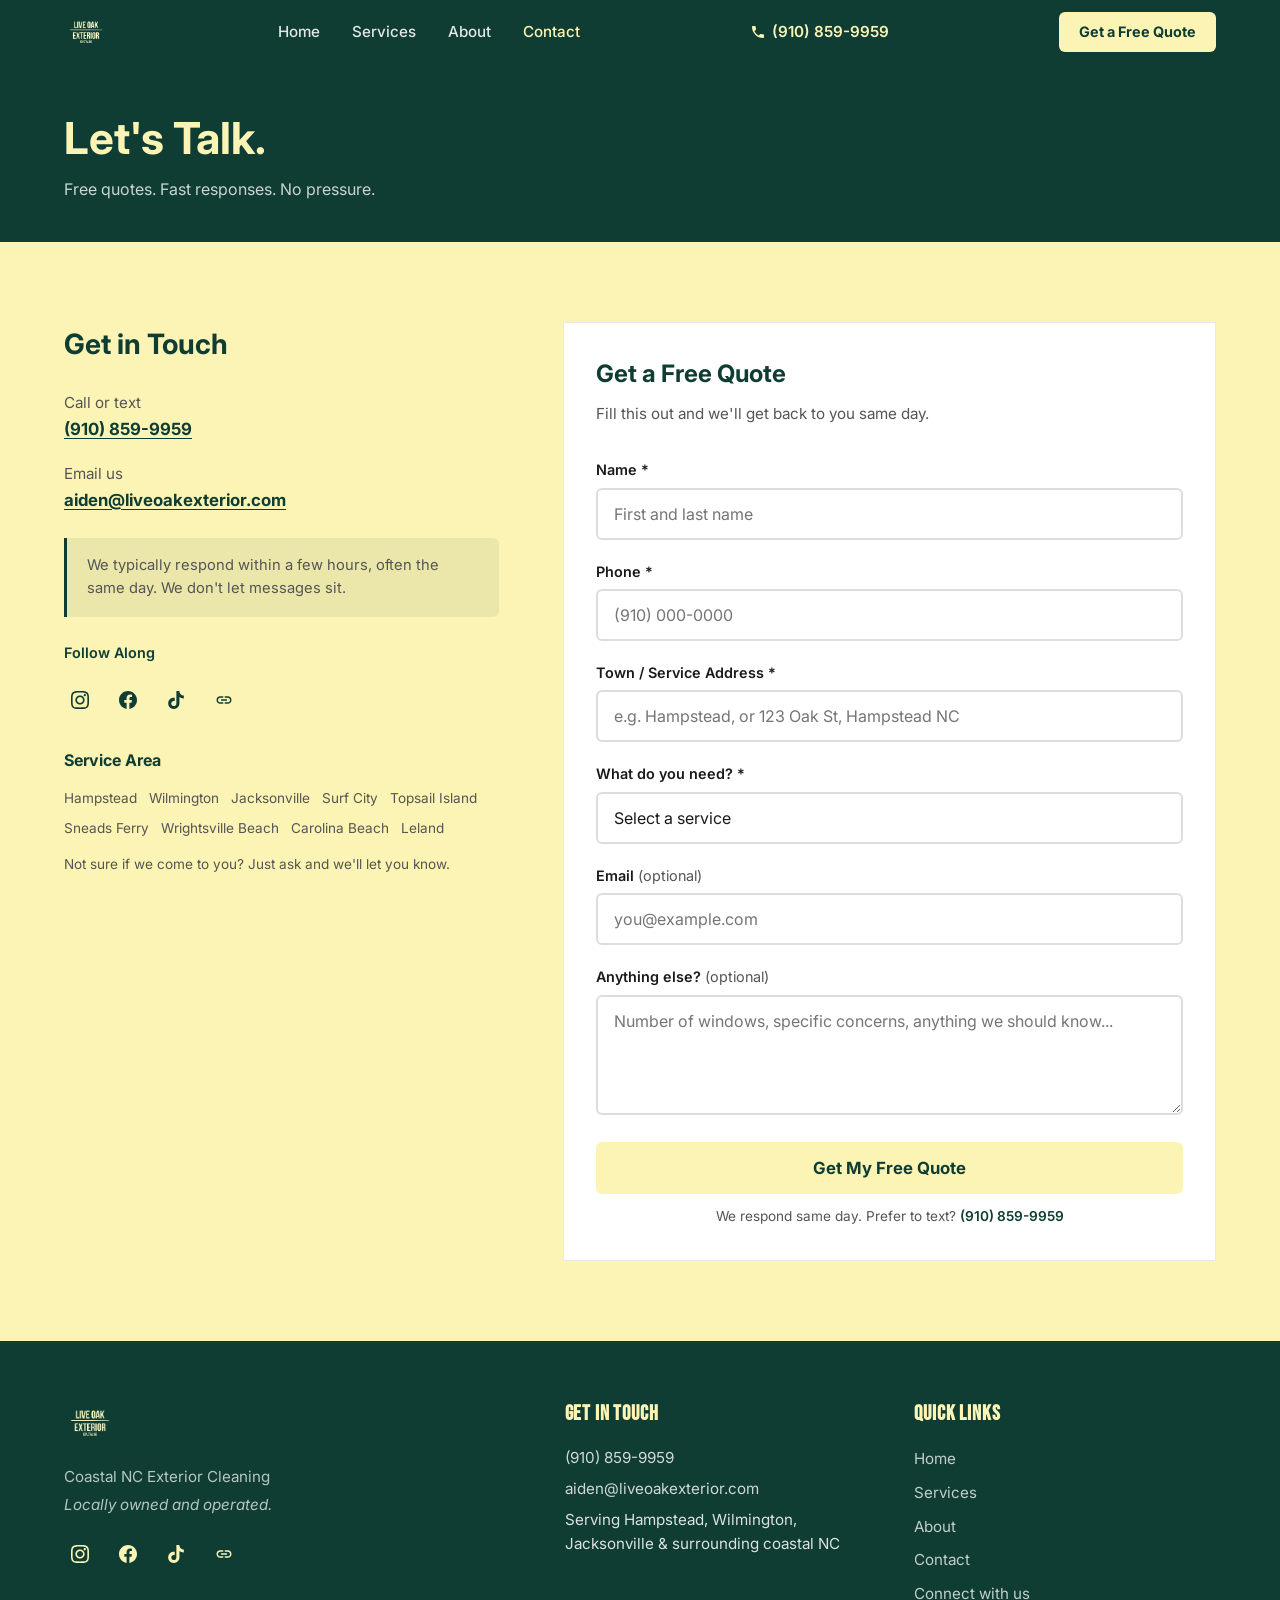
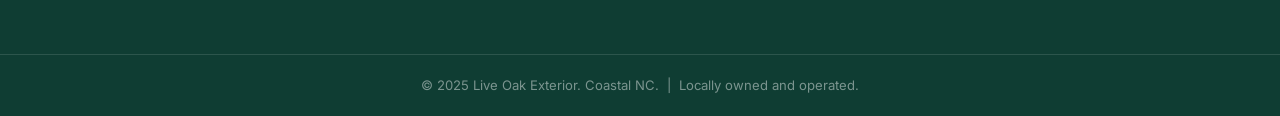
<file: contact.html>
<!DOCTYPE html>
<html lang="en">
<head>
  <meta charset="UTF-8">
  <meta name="viewport" content="width=device-width, initial-scale=1.0">
  <title>Contact Live Oak Exterior | Free Quote in Coastal NC</title>
  <meta name="description" content="Call or text (910) 859-9959 for a free same-day quote. Window cleaning, pressure washing, and gutter cleaning in Hampstead, Wilmington, and Topsail NC.">

  <!-- OpenGraph -->
  <meta property="og:title" content="Contact | Live Oak Exterior | Get a Free Quote">
  <meta property="og:description" content="Get a free window cleaning quote from Live Oak Exterior. Fast response, no pressure.">
  <meta property="og:url" content="https://liveoakexterior.com/contact.html">
  <meta property="og:image" content="https://liveoakexterior.com/public/images/liveoaklogo.png">
  <meta property="og:type" content="website">

  <link rel="icon" type="image/png" href="/public/images/liveoaklogo.png">
  <link rel="shortcut icon" href="/public/images/liveoaklogo.png">
  <link rel="apple-touch-icon" href="/public/images/liveoaklogo.png">

  <link rel="preconnect" href="https://fonts.googleapis.com">
  <link rel="preconnect" href="https://fonts.gstatic.com" crossorigin>
  <link href="https://fonts.googleapis.com/css2?family=Bebas+Neue&family=Inter:wght@400;500;600;700&display=swap" rel="stylesheet">

  <link rel="stylesheet" href="/css/styles.css?v=14">
</head>
<body>

  <header class="site-header" id="site-header">
    <div class="container header-inner">
      <a href="/index.html" class="logo-link">
        <img src="/public/images/liveoaklogo.png" alt="Live Oak Exterior — Coastal NC window cleaning logo" class="logo-img">
      </a>
      <button class="hamburger" id="hamburger" aria-label="Open menu" aria-expanded="false">
        <span></span><span></span><span></span>
      </button>
      <nav class="site-nav" id="site-nav">
        <a href="/index.html">Home</a>
        <a href="/services.html">Services</a>
        <a href="/about.html">About</a>
        <a href="/contact.html">Contact</a>
        <div class="social-links nav-social-links">
          <a href="https://www.instagram.com/liveoakexterior" target="_blank" rel="noopener noreferrer" aria-label="Instagram">
            <svg viewBox="0 0 24 24" xmlns="http://www.w3.org/2000/svg"><path d="M12 2.163c3.204 0 3.584.012 4.85.07 3.252.148 4.771 1.691 4.919 4.919.058 1.265.069 1.645.069 4.849 0 3.205-.012 3.584-.069 4.849-.149 3.225-1.664 4.771-4.919 4.919-1.266.058-1.644.07-4.85.07-3.204 0-3.584-.012-4.849-.07-3.26-.149-4.771-1.699-4.919-4.92-.058-1.265-.07-1.644-.07-4.849 0-3.204.013-3.583.07-4.849.149-3.227 1.664-4.771 4.919-4.919 1.266-.057 1.645-.069 4.849-.069zm0-2.163c-3.259 0-3.667.014-4.947.072-4.358.2-6.78 2.618-6.98 6.98-.059 1.281-.073 1.689-.073 4.948 0 3.259.014 3.668.072 4.948.2 4.358 2.618 6.78 6.98 6.98 1.281.058 1.689.072 4.948.072 3.259 0 3.668-.014 4.948-.072 4.354-.2 6.782-2.618 6.979-6.98.059-1.28.073-1.689.073-4.948 0-3.259-.014-3.667-.072-4.947-.196-4.354-2.617-6.78-6.979-6.98-1.281-.059-1.69-.073-4.949-.073zm0 5.838c-3.403 0-6.162 2.759-6.162 6.162s2.759 6.163 6.162 6.163 6.162-2.759 6.162-6.163c0-3.403-2.759-6.162-6.162-6.162zm0 10.162c-2.209 0-4-1.79-4-4 0-2.209 1.791-4 4-4s4 1.791 4 4c0 2.21-1.791 4-4 4zm6.406-11.845c-.796 0-1.441.645-1.441 1.44s.645 1.44 1.441 1.44c.795 0 1.439-.645 1.439-1.44s-.644-1.44-1.439-1.44z"/></svg>
          </a>
          <a href="https://www.facebook.com/liveoakexterior/" target="_blank" rel="noopener noreferrer" aria-label="Facebook">
            <svg viewBox="0 0 24 24" xmlns="http://www.w3.org/2000/svg"><path d="M24 12.073c0-6.627-5.373-12-12-12s-12 5.373-12 12c0 5.99 4.388 10.954 10.125 11.854v-8.385H7.078v-3.47h3.047V9.43c0-3.007 1.792-4.669 4.533-4.669 1.312 0 2.686.235 2.686.235v2.953H15.83c-1.491 0-1.956.925-1.956 1.874v2.25h3.328l-.532 3.47h-2.796v8.385C19.612 23.027 24 18.062 24 12.073z"/></svg>
          </a>
          <a href="https://www.tiktok.com/@liveoakexterior" target="_blank" rel="noopener noreferrer" aria-label="TikTok">
            <svg viewBox="0 0 24 24" xmlns="http://www.w3.org/2000/svg"><path d="M12.525.02c1.31-.02 2.61-.01 3.91-.02.08 1.53.63 3.09 1.75 4.17 1.12 1.11 2.7 1.62 4.24 1.79v4.03c-1.44-.05-2.89-.35-4.2-.97-.57-.26-1.1-.59-1.62-.93-.01 2.92.01 5.84-.02 8.75-.08 1.4-.54 2.79-1.35 3.94-1.31 1.92-3.58 3.17-5.91 3.21-1.43.08-2.86-.31-4.08-1.03-2.02-1.19-3.44-3.37-3.65-5.71-.02-.5-.03-1-.01-1.49.18-1.9 1.12-3.72 2.58-4.96 1.66-1.44 3.98-2.13 6.15-1.72.02 1.48-.04 2.96-.04 4.44-.99-.32-2.15-.23-3.02.37-.63.41-1.11 1.04-1.36 1.75-.21.51-.15 1.07-.14 1.61.24 1.64 1.82 3.02 3.5 2.87 1.12-.01 2.19-.66 2.77-1.61.19-.33.4-.67.41-1.06.1-1.79.06-3.57.07-5.36.01-4.03-.01-8.05.02-12.07z"/></svg>
          </a>
          <a href="https://beacons.ai/liveoakexterior" target="_blank" rel="noopener noreferrer" aria-label="Beacons">
            <svg viewBox="0 0 24 24" xmlns="http://www.w3.org/2000/svg"><path d="M3.9 12c0-1.71 1.39-3.1 3.1-3.1h4V7H7c-2.76 0-5 2.24-5 5s2.24 5 5 5h4v-1.9H7c-1.71 0-3.1-1.39-3.1-3.1zM8 13h8v-2H8v2zm9-6h-4v1.9h4c1.71 0 3.1 1.39 3.1 3.1s-1.39 3.1-3.1 3.1h-4V17h4c2.76 0 5-2.24 5-5s-2.24-5-5-5z"/></svg>
          </a>
        </div>
      </nav>
      <a href="tel:+19108599959" class="header-phone" aria-label="Call (910) 859-9959">
        <svg xmlns="http://www.w3.org/2000/svg" viewBox="0 0 24 24" width="16" height="16"><path d="M6.62 10.79c1.44 2.83 3.76 5.14 6.59 6.59l2.2-2.2c.27-.27.67-.36 1.02-.24 1.12.37 2.33.57 3.57.57.55 0 1 .45 1 1V20c0 .55-.45 1-1 1-9.39 0-17-7.61-17-17 0-.55.45-1 1-1h3.5c.55 0 1 .45 1 1 0 1.25.2 2.45.57 3.57.11.35.03.74-.25 1.02l-2.2 2.2z"/></svg>
        <span class="header-phone-text">(910) 859-9959</span>
      </a>
      <a href="/contact.html" class="btn-nav-cta">Get a Free Quote</a>
    </div>
  </header>

  <main>

    <!-- Page Hero -->
    <section class="page-hero">
      <div class="container">
        <h1>Let's Talk.</h1>
        <p>Free quotes. Fast responses. No pressure.</p>
      </div>
    </section>

    <!-- Contact Section -->
    <section class="section-cream" style="padding:5rem 0;">
      <div class="container">

        <!--
          CONTACT FORM - Web3Forms Integration

          To activate this form:
          1. Go to https://web3forms.com
          2. Enter your email address (aiden@liveoakexterior.com) and click "Create Access Key"
          3. You will receive an access key, then copy it
          4. Replace d1f78545-7350-4e9e-9c2f-f897ede82945 below with your actual key
          5. The form will then email you directly whenever someone submits

          No account required. Free tier allows 250 submissions/month.
          Paid plans available if you exceed that.
        -->

        <div class="contact-layout">

          <!-- Left: Contact Info -->
          <div class="contact-info">
            <h2>Get in Touch</h2>

            <div class="contact-detail">
              <div class="ci-text">
                <p>Call or text</p>
                <a href="tel:+19108599959">(910) 859-9959</a>
              </div>
            </div>

            <div class="contact-detail">
              <div class="ci-text">
                <p>Email us</p>
                <a href="mailto:aiden@liveoakexterior.com">aiden@liveoakexterior.com</a>
              </div>
            </div>

            <div class="contact-response-note">
              We typically respond within a few hours, often the same day. We don't let messages sit.
            </div>

            <div style="margin-top:1.5rem;">
              <p style="font-weight:600;font-size:0.9rem;color:var(--evergreen);margin-bottom:0.75rem;">Follow Along</p>
              <div class="social-links social-links-light">
                <a href="https://www.instagram.com/liveoakexterior" target="_blank" rel="noopener noreferrer" aria-label="Instagram">
                  <svg viewBox="0 0 24 24" xmlns="http://www.w3.org/2000/svg"><path d="M12 2.163c3.204 0 3.584.012 4.85.07 3.252.148 4.771 1.691 4.919 4.919.058 1.265.069 1.645.069 4.849 0 3.205-.012 3.584-.069 4.849-.149 3.225-1.664 4.771-4.919 4.919-1.266.058-1.644.07-4.85.07-3.204 0-3.584-.012-4.849-.07-3.26-.149-4.771-1.699-4.919-4.92-.058-1.265-.07-1.644-.07-4.849 0-3.204.013-3.583.07-4.849.149-3.227 1.664-4.771 4.919-4.919 1.266-.057 1.645-.069 4.849-.069zm0-2.163c-3.259 0-3.667.014-4.947.072-4.358.2-6.78 2.618-6.98 6.98-.059 1.281-.073 1.689-.073 4.948 0 3.259.014 3.668.072 4.948.2 4.358 2.618 6.78 6.98 6.98 1.281.058 1.689.072 4.948.072 3.259 0 3.668-.014 4.948-.072 4.354-.2 6.782-2.618 6.979-6.98.059-1.28.073-1.689.073-4.948 0-3.259-.014-3.667-.072-4.947-.196-4.354-2.617-6.78-6.979-6.98-1.281-.059-1.69-.073-4.949-.073zm0 5.838c-3.403 0-6.162 2.759-6.162 6.162s2.759 6.163 6.162 6.163 6.162-2.759 6.162-6.163c0-3.403-2.759-6.162-6.162-6.162zm0 10.162c-2.209 0-4-1.79-4-4 0-2.209 1.791-4 4-4s4 1.791 4 4c0 2.21-1.791 4-4 4zm6.406-11.845c-.796 0-1.441.645-1.441 1.44s.645 1.44 1.441 1.44c.795 0 1.439-.645 1.439-1.44s-.644-1.44-1.439-1.44z"/></svg>
                </a>
                <a href="https://www.facebook.com/liveoakexterior/" target="_blank" rel="noopener noreferrer" aria-label="Facebook">
                  <svg viewBox="0 0 24 24" xmlns="http://www.w3.org/2000/svg"><path d="M24 12.073c0-6.627-5.373-12-12-12s-12 5.373-12 12c0 5.99 4.388 10.954 10.125 11.854v-8.385H7.078v-3.47h3.047V9.43c0-3.007 1.792-4.669 4.533-4.669 1.312 0 2.686.235 2.686.235v2.953H15.83c-1.491 0-1.956.925-1.956 1.874v2.25h3.328l-.532 3.47h-2.796v8.385C19.612 23.027 24 18.062 24 12.073z"/></svg>
                </a>
                <a href="https://www.tiktok.com/@liveoakexterior" target="_blank" rel="noopener noreferrer" aria-label="TikTok">
                  <svg viewBox="0 0 24 24" xmlns="http://www.w3.org/2000/svg"><path d="M12.525.02c1.31-.02 2.61-.01 3.91-.02.08 1.53.63 3.09 1.75 4.17 1.12 1.11 2.7 1.62 4.24 1.79v4.03c-1.44-.05-2.89-.35-4.2-.97-.57-.26-1.1-.59-1.62-.93-.01 2.92.01 5.84-.02 8.75-.08 1.4-.54 2.79-1.35 3.94-1.31 1.92-3.58 3.17-5.91 3.21-1.43.08-2.86-.31-4.08-1.03-2.02-1.19-3.44-3.37-3.65-5.71-.02-.5-.03-1-.01-1.49.18-1.9 1.12-3.72 2.58-4.96 1.66-1.44 3.98-2.13 6.15-1.72.02 1.48-.04 2.96-.04 4.44-.99-.32-2.15-.23-3.02.37-.63.41-1.11 1.04-1.36 1.75-.21.51-.15 1.07-.14 1.61.24 1.64 1.82 3.02 3.5 2.87 1.12-.01 2.19-.66 2.77-1.61.19-.33.4-.67.41-1.06.1-1.79.06-3.57.07-5.36.01-4.03-.01-8.05.02-12.07z"/></svg>
                </a>
                <a href="https://beacons.ai/liveoakexterior" target="_blank" rel="noopener noreferrer" aria-label="Beacons">
                  <svg viewBox="0 0 24 24" xmlns="http://www.w3.org/2000/svg"><path d="M3.9 12c0-1.71 1.39-3.1 3.1-3.1h4V7H7c-2.76 0-5 2.24-5 5s2.24 5 5 5h4v-1.9H7c-1.71 0-3.1-1.39-3.1-3.1zM8 13h8v-2H8v2zm9-6h-4v1.9h4c1.71 0 3.1 1.39 3.1 3.1s-1.39 3.1-3.1 3.1h-4V17h4c2.76 0 5-2.24 5-5s-2.24-5-5-5z"/></svg>
                </a>
              </div>
            </div>

            <div class="contact-area-list">
              <h4>Service Area</h4>
              <ul>
                <li>Hampstead</li>
                <li>Wilmington</li>
                <li>Jacksonville</li>
                <li>Surf City</li>
                <li>Topsail Island</li>
                <li>Sneads Ferry</li>
                <li>Wrightsville Beach</li>
                <li>Carolina Beach</li>
                <li>Leland</li>
              </ul>
              <p style="margin-top:0.75rem;font-size:0.85rem;color:var(--text-muted);">Not sure if we come to you? Just ask and we'll let you know.</p>
            </div>
          </div>

          <!-- Right: Form -->
          <div class="contact-form-wrap">

            <div style="margin-bottom:2rem;">
              <h2 style="font-size:1.5rem;color:var(--evergreen);margin-bottom:0.5rem;">Get a Free Quote</h2>
              <p style="color:var(--text-muted);font-size:0.95rem;">Fill this out and we'll get back to you same day.</p>
            </div>

            <!-- Success message (shown when ?success=true is in URL) -->
            <div class="form-success" id="form-success">
              <strong>Message sent!</strong> We got your request and we'll be in touch soon, usually within a few hours.
            </div>

            <form
              action="https://api.web3forms.com/submit"
              method="POST"
              class="contact-form"
              id="contact-form"
              novalidate
            >
              <input type="hidden" name="access_key" value="d1f78545-7350-4e9e-9c2f-f897ede82945">
              <input type="hidden" name="subject" value="New Quote Request - Live Oak Exterior">
              <input type="hidden" name="redirect" value="https://liveoakexterior.com/thank-you.html">
              <!-- Honeypot field - do not remove, prevents spam -->
              <input type="checkbox" name="botcheck" style="display:none" tabindex="-1" autocomplete="off">

              <div class="form-group">
                <label for="name">Name *</label>
                <input type="text" id="name" name="name" placeholder="First and last name" required>
              </div>

              <div class="form-group">
                <label for="phone">Phone *</label>
                <input type="tel" id="phone" name="phone" placeholder="(910) 000-0000" inputmode="tel" required>
              </div>

              <div class="form-group">
                <label for="address">Town / Service Address *</label>
                <input type="text" id="address" name="address" placeholder="e.g. Hampstead, or 123 Oak St, Hampstead NC" required>
              </div>

              <div class="form-group">
                <label for="service">What do you need? *</label>
                <select id="service" name="service" required>
                  <option value="" disabled selected>Select a service</option>
                  <option value="Window Cleaning">Window Cleaning</option>
                  <option value="Pressure Washing">Pressure Washing</option>
                  <option value="Gutter Cleaning">Gutter Cleaning</option>
                  <option value="Solar Panel Cleaning">Solar Panel Cleaning</option>
                  <option value="Multiple Services">Multiple Services</option>
                  <option value="Not sure">Not sure</option>
                </select>
              </div>

              <div class="form-group">
                <label for="email">Email <span style="font-weight:400;color:var(--text-muted);">(optional)</span></label>
                <input type="email" id="email" name="email" placeholder="you@example.com">
              </div>

              <div class="form-group">
                <label for="message">Anything else? <span style="font-weight:400;color:var(--text-muted);">(optional)</span></label>
                <textarea id="message" name="message" rows="3" placeholder="Number of windows, specific concerns, anything we should know..."></textarea>
              </div>

              <div class="form-submit">
                <button type="submit" class="btn-primary">Get My Free Quote</button>
              </div>
              <p style="text-align:center;font-size:0.85rem;color:var(--text-muted);margin-top:0.75rem;">We respond same day. Prefer to text? <a href="sms:+19108599959" style="color:var(--evergreen);font-weight:600;">(910) 859-9959</a></p>

            </form>

          </div>

        </div>
      </div>
    </section>

  </main>

  <footer class="site-footer">
    <div class="container footer-inner">
      <div class="footer-brand">
        <img src="/public/images/liveoaklogo.png" alt="Live Oak Exterior — Coastal NC window cleaning logo" class="footer-logo" loading="lazy">
        <p>Coastal NC Exterior Cleaning</p>
        <p class="footer-tagline">Locally owned and operated.</p>
        <div class="social-links">
          <a href="https://www.instagram.com/liveoakexterior" target="_blank" rel="noopener noreferrer" aria-label="Instagram">
            <svg viewBox="0 0 24 24" xmlns="http://www.w3.org/2000/svg"><path d="M12 2.163c3.204 0 3.584.012 4.85.07 3.252.148 4.771 1.691 4.919 4.919.058 1.265.069 1.645.069 4.849 0 3.205-.012 3.584-.069 4.849-.149 3.225-1.664 4.771-4.919 4.919-1.266.058-1.644.07-4.85.07-3.204 0-3.584-.012-4.849-.07-3.26-.149-4.771-1.699-4.919-4.92-.058-1.265-.07-1.644-.07-4.849 0-3.204.013-3.583.07-4.849.149-3.227 1.664-4.771 4.919-4.919 1.266-.057 1.645-.069 4.849-.069zm0-2.163c-3.259 0-3.667.014-4.947.072-4.358.2-6.78 2.618-6.98 6.98-.059 1.281-.073 1.689-.073 4.948 0 3.259.014 3.668.072 4.948.2 4.358 2.618 6.78 6.98 6.98 1.281.058 1.689.072 4.948.072 3.259 0 3.668-.014 4.948-.072 4.354-.2 6.782-2.618 6.979-6.98.059-1.28.073-1.689.073-4.948 0-3.259-.014-3.667-.072-4.947-.196-4.354-2.617-6.78-6.979-6.98-1.281-.059-1.69-.073-4.949-.073zm0 5.838c-3.403 0-6.162 2.759-6.162 6.162s2.759 6.163 6.162 6.163 6.162-2.759 6.162-6.163c0-3.403-2.759-6.162-6.162-6.162zm0 10.162c-2.209 0-4-1.79-4-4 0-2.209 1.791-4 4-4s4 1.791 4 4c0 2.21-1.791 4-4 4zm6.406-11.845c-.796 0-1.441.645-1.441 1.44s.645 1.44 1.441 1.44c.795 0 1.439-.645 1.439-1.44s-.644-1.44-1.439-1.44z"/></svg>
          </a>
          <a href="https://www.facebook.com/liveoakexterior/" target="_blank" rel="noopener noreferrer" aria-label="Facebook">
            <svg viewBox="0 0 24 24" xmlns="http://www.w3.org/2000/svg"><path d="M24 12.073c0-6.627-5.373-12-12-12s-12 5.373-12 12c0 5.99 4.388 10.954 10.125 11.854v-8.385H7.078v-3.47h3.047V9.43c0-3.007 1.792-4.669 4.533-4.669 1.312 0 2.686.235 2.686.235v2.953H15.83c-1.491 0-1.956.925-1.956 1.874v2.25h3.328l-.532 3.47h-2.796v8.385C19.612 23.027 24 18.062 24 12.073z"/></svg>
          </a>
          <a href="https://www.tiktok.com/@liveoakexterior" target="_blank" rel="noopener noreferrer" aria-label="TikTok">
            <svg viewBox="0 0 24 24" xmlns="http://www.w3.org/2000/svg"><path d="M12.525.02c1.31-.02 2.61-.01 3.91-.02.08 1.53.63 3.09 1.75 4.17 1.12 1.11 2.7 1.62 4.24 1.79v4.03c-1.44-.05-2.89-.35-4.2-.97-.57-.26-1.1-.59-1.62-.93-.01 2.92.01 5.84-.02 8.75-.08 1.4-.54 2.79-1.35 3.94-1.31 1.92-3.58 3.17-5.91 3.21-1.43.08-2.86-.31-4.08-1.03-2.02-1.19-3.44-3.37-3.65-5.71-.02-.5-.03-1-.01-1.49.18-1.9 1.12-3.72 2.58-4.96 1.66-1.44 3.98-2.13 6.15-1.72.02 1.48-.04 2.96-.04 4.44-.99-.32-2.15-.23-3.02.37-.63.41-1.11 1.04-1.36 1.75-.21.51-.15 1.07-.14 1.61.24 1.64 1.82 3.02 3.5 2.87 1.12-.01 2.19-.66 2.77-1.61.19-.33.4-.67.41-1.06.1-1.79.06-3.57.07-5.36.01-4.03-.01-8.05.02-12.07z"/></svg>
          </a>
          <a href="https://beacons.ai/liveoakexterior" target="_blank" rel="noopener noreferrer" aria-label="Beacons">
            <svg viewBox="0 0 24 24" xmlns="http://www.w3.org/2000/svg"><path d="M3.9 12c0-1.71 1.39-3.1 3.1-3.1h4V7H7c-2.76 0-5 2.24-5 5s2.24 5 5 5h4v-1.9H7c-1.71 0-3.1-1.39-3.1-3.1zM8 13h8v-2H8v2zm9-6h-4v1.9h4c1.71 0 3.1 1.39 3.1 3.1s-1.39 3.1-3.1 3.1h-4V17h4c2.76 0 5-2.24 5-5s-2.24-5-5-5z"/></svg>
          </a>
        </div>
      </div>
      <div class="footer-contact">
        <h4>Get in Touch</h4>
        <p><a href="tel:+19108599959">(910) 859-9959</a></p>
        <p><a href="mailto:aiden@liveoakexterior.com">aiden@liveoakexterior.com</a></p>
        <p>Serving Hampstead, Wilmington, Jacksonville &amp; surrounding coastal NC</p>
      </div>
      <div class="footer-links">
        <h4>Quick Links</h4>
        <ul>
          <li><a href="/index.html">Home</a></li>
          <li><a href="/services.html">Services</a></li>
          <li><a href="/about.html">About</a></li>
          <li><a href="/contact.html">Contact</a></li>
          <li><a href="https://beacons.ai/liveoakexterior" target="_blank" rel="noopener noreferrer">Connect with us</a></li>
        </ul>
      </div>
    </div>
    <div class="footer-bottom">
      <div class="container">
        <p>© 2025 Live Oak Exterior. Coastal NC. &nbsp;|&nbsp; Locally owned and operated.</p>
      </div>
    </div>
  </footer>

  <script src="/js/main.js"></script>
  <script>
  (function () {
    var form = document.getElementById('contact-form');
    if (!form) return;

    // Clear error state when a field is changed
    form.addEventListener('input', function (e) {
      var field = e.target;
      field.classList.remove('field-invalid');
      var err = field.closest('.form-group') && field.closest('.form-group').querySelector('.field-error');
      if (err) err.remove();
    }, true);

    form.addEventListener('change', function (e) {
      var field = e.target;
      field.classList.remove('field-invalid');
      var err = field.closest('.form-group') && field.closest('.form-group').querySelector('.field-error');
      if (err) err.remove();
    }, true);

    form.addEventListener('submit', function (e) {
      form.querySelectorAll('.field-error').forEach(function (el) { el.remove(); });
      form.querySelectorAll('.field-invalid').forEach(function (el) { el.classList.remove('field-invalid'); });

      var valid = true;

      function showError(el, msg) {
        valid = false;
        el.classList.add('field-invalid');
        var err = document.createElement('span');
        err.className = 'field-error';
        err.textContent = msg || 'Please fill this out.';
        el.closest('.form-group').appendChild(err);
      }

      var requiredIds = ['name', 'phone', 'address', 'service'];
      requiredIds.forEach(function (id) {
        var el = document.getElementById(id);
        if (!el) return;
        if (!el.value.trim()) showError(el, 'Please fill this out.');
      });

      // Email format check only if something was typed
      var emailEl = document.getElementById('email');
      if (emailEl && emailEl.value.trim() && !/^[^\s@]+@[^\s@]+\.[^\s@]+$/.test(emailEl.value.trim())) {
        showError(emailEl, 'Please enter a valid email address.');
      }

      if (!valid) {
        e.preventDefault();
        var first = form.querySelector('.field-invalid');
        if (first) first.scrollIntoView({ behavior: 'smooth', block: 'center' });
        return;
      }

      form.querySelectorAll('input[type="text"], input[type="tel"], input[type="email"]').forEach(function (el) {
        el.value = el.value.trim();
      });

      var btn = form.querySelector('button[type="submit"]');
      if (btn) {
        btn.disabled = true;
        btn.textContent = 'Sending...';
      }
    });
  })();
  </script>

  <div class="mobile-cta-bar" aria-label="Quick contact">
    <a href="tel:+19108599959" class="bar-call">
      <svg xmlns="http://www.w3.org/2000/svg" viewBox="0 0 24 24" width="18" height="18" fill="currentColor"><path d="M6.62 10.79c1.44 2.83 3.76 5.14 6.59 6.59l2.2-2.2c.27-.27.67-.36 1.02-.24 1.12.37 2.33.57 3.57.57.55 0 1 .45 1 1V20c0 .55-.45 1-1 1-9.39 0-17-7.61-17-17 0-.55.45-1 1-1h3.5c.55 0 1 .45 1 1 0 1.25.2 2.45.57 3.57.11.35.03.74-.25 1.02l-2.2 2.2z"/></svg>
      Call (910) 859-9959
    </a>
    <a href="/contact.html" class="bar-quote">Get a Quote</a>
  </div>
</body>
</html>
</file>
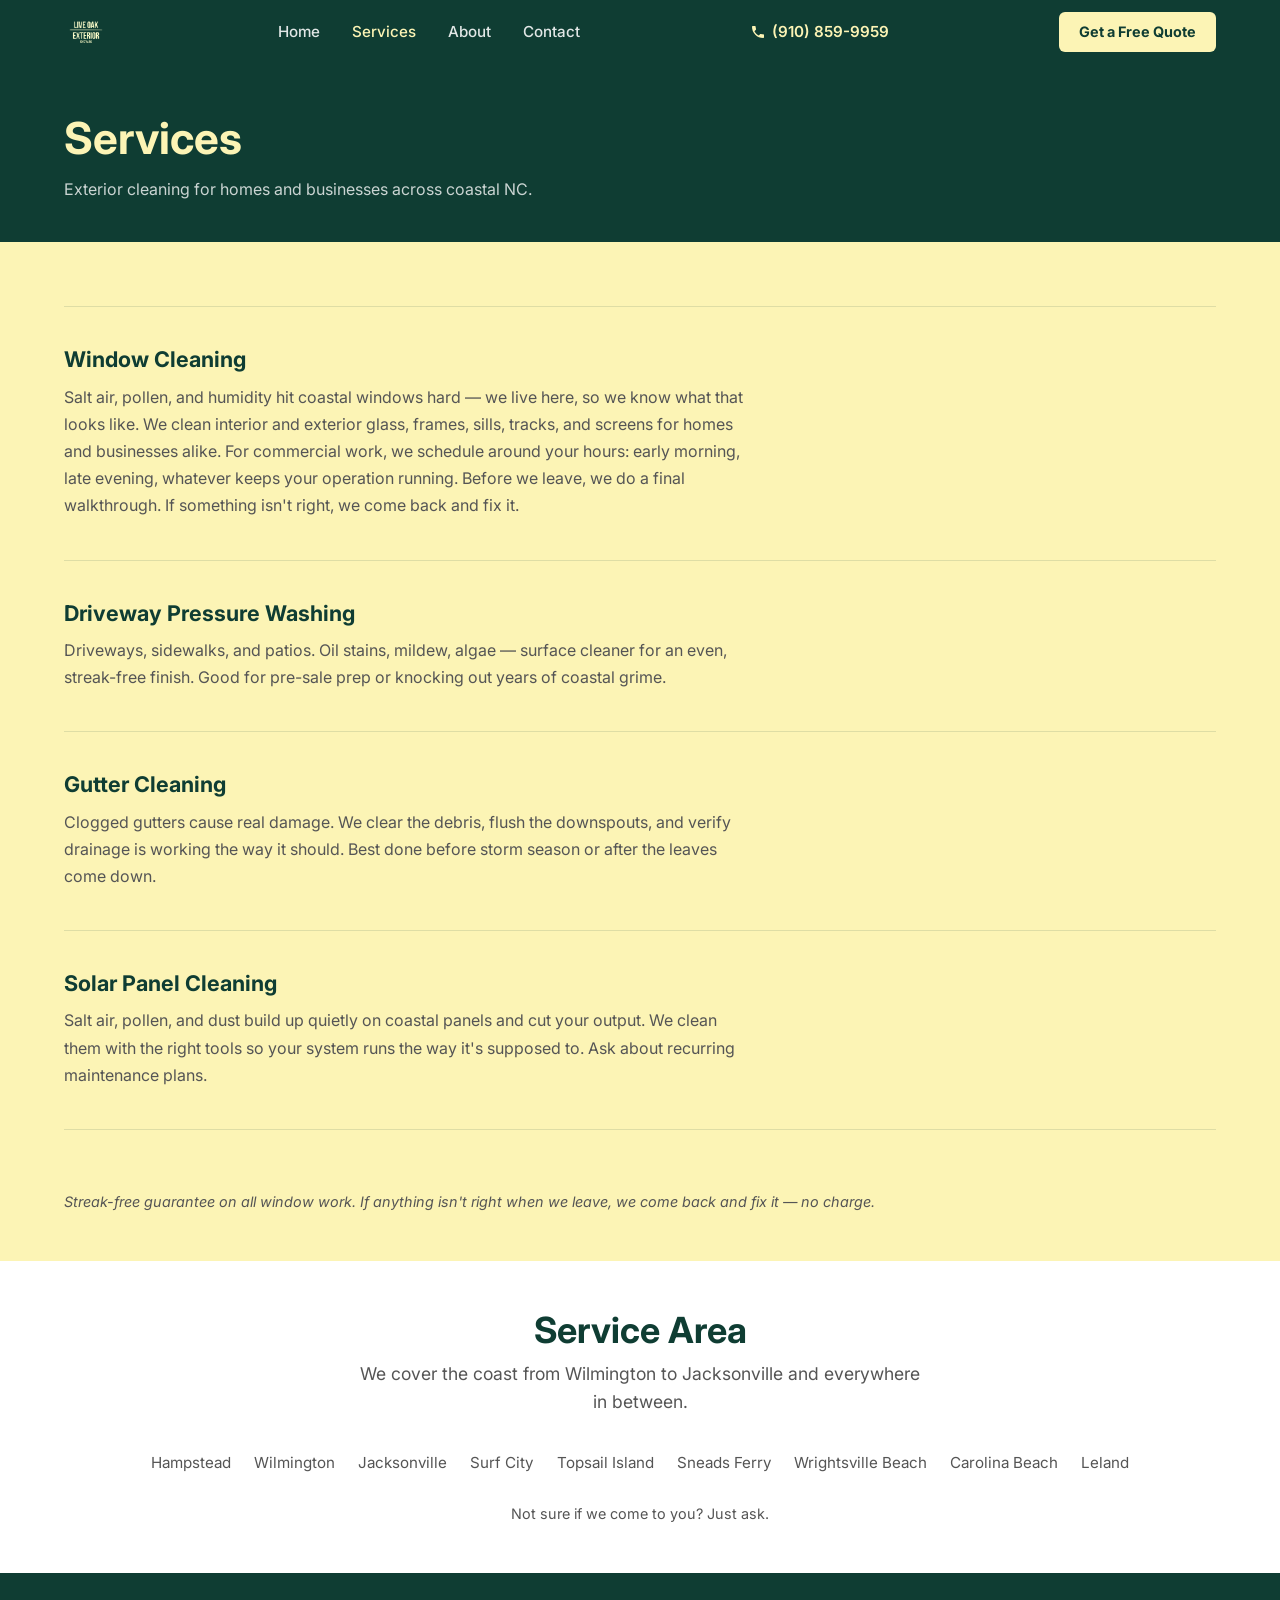
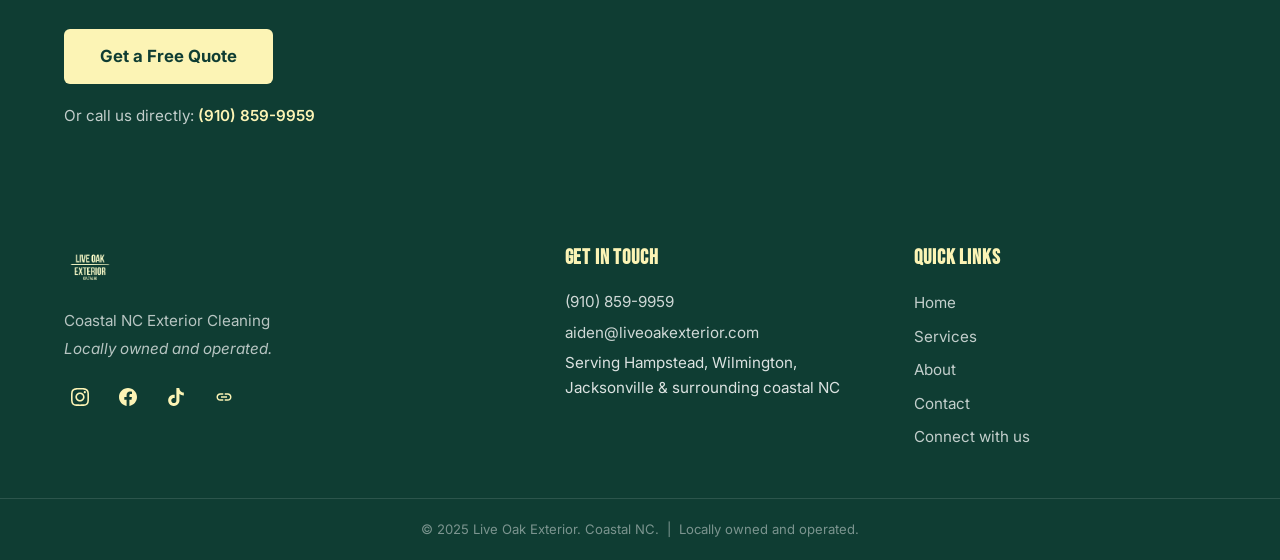
<file: services.html>
<!DOCTYPE html>
<html lang="en">
<head>
  <meta charset="UTF-8">
  <meta name="viewport" content="width=device-width, initial-scale=1.0">
  <title>Services | Window Cleaning, Pressure Washing &amp; More | Live Oak Exterior</title>
  <meta name="description" content="Residential and commercial window cleaning, driveway pressure washing, gutter cleaning, and solar panel cleaning in Hampstead, Wilmington, and Jacksonville NC.">

  <!-- OpenGraph -->
  <meta property="og:title" content="Services | Live Oak Exterior | Window Cleaning Coastal NC">
  <meta property="og:description" content="Residential and commercial window cleaning across coastal NC. Streak-free results, eco-friendly solutions, satisfaction guaranteed.">
  <meta property="og:url" content="https://liveoakexterior.com/services.html">
  <meta property="og:image" content="https://liveoakexterior.com/public/images/liveoaklogo.png">
  <meta property="og:type" content="website">

  <link rel="icon" type="image/png" href="/public/images/liveoaklogo.png">
  <link rel="shortcut icon" href="/public/images/liveoaklogo.png">
  <link rel="apple-touch-icon" href="/public/images/liveoaklogo.png">

  <link rel="preconnect" href="https://fonts.googleapis.com">
  <link rel="preconnect" href="https://fonts.gstatic.com" crossorigin>
  <link href="https://fonts.googleapis.com/css2?family=Bebas+Neue&family=Inter:wght@400;500;600;700&display=swap" rel="stylesheet">

  <link rel="stylesheet" href="/css/styles.css?v=15">
</head>
<body>

  <header class="site-header" id="site-header">
    <div class="container header-inner">
      <a href="/index.html" class="logo-link">
        <img src="/public/images/liveoaklogo.png" alt="Live Oak Exterior — Coastal NC window cleaning logo" class="logo-img">
      </a>
      <button class="hamburger" id="hamburger" aria-label="Open menu" aria-expanded="false">
        <span></span><span></span><span></span>
      </button>
      <nav class="site-nav" id="site-nav">
        <a href="/index.html">Home</a>
        <a href="/services.html">Services</a>
        <a href="/about.html">About</a>
        <a href="/contact.html">Contact</a>
        <div class="social-links nav-social-links">
          <a href="https://www.instagram.com/liveoakexterior" target="_blank" rel="noopener noreferrer" aria-label="Instagram">
            <svg viewBox="0 0 24 24" xmlns="http://www.w3.org/2000/svg"><path d="M12 2.163c3.204 0 3.584.012 4.85.07 3.252.148 4.771 1.691 4.919 4.919.058 1.265.069 1.645.069 4.849 0 3.205-.012 3.584-.069 4.849-.149 3.225-1.664 4.771-4.919 4.919-1.266.058-1.644.07-4.85.07-3.204 0-3.584-.012-4.849-.07-3.26-.149-4.771-1.699-4.919-4.92-.058-1.265-.07-1.644-.07-4.849 0-3.204.013-3.583.07-4.849.149-3.227 1.664-4.771 4.919-4.919 1.266-.057 1.645-.069 4.849-.069zm0-2.163c-3.259 0-3.667.014-4.947.072-4.358.2-6.78 2.618-6.98 6.98-.059 1.281-.073 1.689-.073 4.948 0 3.259.014 3.668.072 4.948.2 4.358 2.618 6.78 6.98 6.98 1.281.058 1.689.072 4.948.072 3.259 0 3.668-.014 4.948-.072 4.354-.2 6.782-2.618 6.979-6.98.059-1.28.073-1.689.073-4.948 0-3.259-.014-3.667-.072-4.947-.196-4.354-2.617-6.78-6.979-6.98-1.281-.059-1.69-.073-4.949-.073zm0 5.838c-3.403 0-6.162 2.759-6.162 6.162s2.759 6.163 6.162 6.163 6.162-2.759 6.162-6.163c0-3.403-2.759-6.162-6.162-6.162zm0 10.162c-2.209 0-4-1.79-4-4 0-2.209 1.791-4 4-4s4 1.791 4 4c0 2.21-1.791 4-4 4zm6.406-11.845c-.796 0-1.441.645-1.441 1.44s.645 1.44 1.441 1.44c.795 0 1.439-.645 1.439-1.44s-.644-1.44-1.439-1.44z"/></svg>
          </a>
          <a href="https://www.facebook.com/liveoakexterior/" target="_blank" rel="noopener noreferrer" aria-label="Facebook">
            <svg viewBox="0 0 24 24" xmlns="http://www.w3.org/2000/svg"><path d="M24 12.073c0-6.627-5.373-12-12-12s-12 5.373-12 12c0 5.99 4.388 10.954 10.125 11.854v-8.385H7.078v-3.47h3.047V9.43c0-3.007 1.792-4.669 4.533-4.669 1.312 0 2.686.235 2.686.235v2.953H15.83c-1.491 0-1.956.925-1.956 1.874v2.25h3.328l-.532 3.47h-2.796v8.385C19.612 23.027 24 18.062 24 12.073z"/></svg>
          </a>
          <a href="https://www.tiktok.com/@liveoakexterior" target="_blank" rel="noopener noreferrer" aria-label="TikTok">
            <svg viewBox="0 0 24 24" xmlns="http://www.w3.org/2000/svg"><path d="M12.525.02c1.31-.02 2.61-.01 3.91-.02.08 1.53.63 3.09 1.75 4.17 1.12 1.11 2.7 1.62 4.24 1.79v4.03c-1.44-.05-2.89-.35-4.2-.97-.57-.26-1.1-.59-1.62-.93-.01 2.92.01 5.84-.02 8.75-.08 1.4-.54 2.79-1.35 3.94-1.31 1.92-3.58 3.17-5.91 3.21-1.43.08-2.86-.31-4.08-1.03-2.02-1.19-3.44-3.37-3.65-5.71-.02-.5-.03-1-.01-1.49.18-1.9 1.12-3.72 2.58-4.96 1.66-1.44 3.98-2.13 6.15-1.72.02 1.48-.04 2.96-.04 4.44-.99-.32-2.15-.23-3.02.37-.63.41-1.11 1.04-1.36 1.75-.21.51-.15 1.07-.14 1.61.24 1.64 1.82 3.02 3.5 2.87 1.12-.01 2.19-.66 2.77-1.61.19-.33.4-.67.41-1.06.1-1.79.06-3.57.07-5.36.01-4.03-.01-8.05.02-12.07z"/></svg>
          </a>
          <a href="https://beacons.ai/liveoakexterior" target="_blank" rel="noopener noreferrer" aria-label="Beacons">
            <svg viewBox="0 0 24 24" xmlns="http://www.w3.org/2000/svg"><path d="M3.9 12c0-1.71 1.39-3.1 3.1-3.1h4V7H7c-2.76 0-5 2.24-5 5s2.24 5 5 5h4v-1.9H7c-1.71 0-3.1-1.39-3.1-3.1zM8 13h8v-2H8v2zm9-6h-4v1.9h4c1.71 0 3.1 1.39 3.1 3.1s-1.39 3.1-3.1 3.1h-4V17h4c2.76 0 5-2.24 5-5s-2.24-5-5-5z"/></svg>
          </a>
        </div>
      </nav>
      <a href="tel:+19108599959" class="header-phone" aria-label="Call (910) 859-9959">
        <svg xmlns="http://www.w3.org/2000/svg" viewBox="0 0 24 24" width="16" height="16"><path d="M6.62 10.79c1.44 2.83 3.76 5.14 6.59 6.59l2.2-2.2c.27-.27.67-.36 1.02-.24 1.12.37 2.33.57 3.57.57.55 0 1 .45 1 1V20c0 .55-.45 1-1 1-9.39 0-17-7.61-17-17 0-.55.45-1 1-1h3.5c.55 0 1 .45 1 1 0 1.25.2 2.45.57 3.57.11.35.03.74-.25 1.02l-2.2 2.2z"/></svg>
        <span class="header-phone-text">(910) 859-9959</span>
      </a>
      <a href="/contact.html" class="btn-nav-cta">Get a Free Quote</a>
    </div>
  </header>

  <main>

    <!-- Page Hero -->
    <section class="page-hero">
      <div class="container">
        <h1>Services</h1>
        <p>Exterior cleaning for homes and businesses across coastal NC.</p>
      </div>
    </section>

    <!-- Services Overview -->
    <section class="section-cream" style="padding:4rem 0 3rem;">
      <div class="container">

        <div class="services-list" id="residential">

          <div class="service-entry">
            <a id="commercial" aria-hidden="true" style="display:block;"></a>
            <h2>Window Cleaning</h2>
            <p>Salt air, pollen, and humidity hit coastal windows hard — we live here, so we know what that looks like. We clean interior and exterior glass, frames, sills, tracks, and screens for homes and businesses alike. For commercial work, we schedule around your hours: early morning, late evening, whatever keeps your operation running. Before we leave, we do a final walkthrough. If something isn't right, we come back and fix it.</p>
          </div>

          <div class="service-entry" id="driveway">
            <h2>Driveway Pressure Washing</h2>
            <p>Driveways, sidewalks, and patios. Oil stains, mildew, algae — surface cleaner for an even, streak-free finish. Good for pre-sale prep or knocking out years of coastal grime.</p>
          </div>

          <div class="service-entry" id="gutters">
            <h2>Gutter Cleaning</h2>
            <p>Clogged gutters cause real damage. We clear the debris, flush the downspouts, and verify drainage is working the way it should. Best done before storm season or after the leaves come down.</p>
          </div>

          <div class="service-entry" id="solar">
            <h2>Solar Panel Cleaning</h2>
            <p>Salt air, pollen, and dust build up quietly on coastal panels and cut your output. We clean them with the right tools so your system runs the way it's supposed to. Ask about recurring maintenance plans.</p>
          </div>

        </div>

        <p class="services-guarantee">Streak-free guarantee on all window work. If anything isn't right when we leave, we come back and fix it — no charge.</p>

      </div>
    </section>

    <!-- Service Area -->
    <section class="section-white" style="padding:3rem 0;">
      <div class="container text-center">
        <h2 class="section-title" style="color:var(--evergreen);margin-bottom:0.5rem;">Service Area</h2>
        <p class="section-subtitle" style="margin:0 auto 2rem;">We cover the coast from Wilmington to Jacksonville and everywhere in between.</p>
        <ul class="service-area-list service-area-list--light">
          <li>Hampstead</li>
          <li>Wilmington</li>
          <li>Jacksonville</li>
          <li>Surf City</li>
          <li>Topsail Island</li>
          <li>Sneads Ferry</li>
          <li>Wrightsville Beach</li>
          <li>Carolina Beach</li>
          <li>Leland</li>
        </ul>
        <p style="margin-top:1.5rem;font-size:0.9rem;color:var(--text-muted);">Not sure if we come to you? Just ask.</p>
      </div>
    </section>

    <!-- CTA -->
    <section class="section-evergreen" style="padding:3.5rem 0;">
      <div class="container">
        <a href="/contact.html" class="btn-primary btn-lg">Get a Free Quote</a>
        <p style="margin-top:1.25rem;font-size:0.95rem;color:rgba(255,255,255,0.75);">Or call us directly: <a href="tel:+19108599959" style="color:var(--cream);font-weight:600;">(910) 859-9959</a></p>
      </div>
    </section>

  </main>

  <footer class="site-footer">
    <div class="container footer-inner">
      <div class="footer-brand">
        <img src="/public/images/liveoaklogo.png" alt="Live Oak Exterior — Coastal NC window cleaning logo" class="footer-logo" loading="lazy">
        <p>Coastal NC Exterior Cleaning</p>
        <p class="footer-tagline">Locally owned and operated.</p>
        <div class="social-links">
          <a href="https://www.instagram.com/liveoakexterior" target="_blank" rel="noopener noreferrer" aria-label="Instagram">
            <svg viewBox="0 0 24 24" xmlns="http://www.w3.org/2000/svg"><path d="M12 2.163c3.204 0 3.584.012 4.85.07 3.252.148 4.771 1.691 4.919 4.919.058 1.265.069 1.645.069 4.849 0 3.205-.012 3.584-.069 4.849-.149 3.225-1.664 4.771-4.919 4.919-1.266.058-1.644.07-4.85.07-3.204 0-3.584-.012-4.849-.07-3.26-.149-4.771-1.699-4.919-4.92-.058-1.265-.07-1.644-.07-4.849 0-3.204.013-3.583.07-4.849.149-3.227 1.664-4.771 4.919-4.919 1.266-.057 1.645-.069 4.849-.069zm0-2.163c-3.259 0-3.667.014-4.947.072-4.358.2-6.78 2.618-6.98 6.98-.059 1.281-.073 1.689-.073 4.948 0 3.259.014 3.668.072 4.948.2 4.358 2.618 6.78 6.98 6.98 1.281.058 1.689.072 4.948.072 3.259 0 3.668-.014 4.948-.072 4.354-.2 6.782-2.618 6.979-6.98.059-1.28.073-1.689.073-4.948 0-3.259-.014-3.667-.072-4.947-.196-4.354-2.617-6.78-6.979-6.98-1.281-.059-1.69-.073-4.949-.073zm0 5.838c-3.403 0-6.162 2.759-6.162 6.162s2.759 6.163 6.162 6.163 6.162-2.759 6.162-6.163c0-3.403-2.759-6.162-6.162-6.162zm0 10.162c-2.209 0-4-1.79-4-4 0-2.209 1.791-4 4-4s4 1.791 4 4c0 2.21-1.791 4-4 4zm6.406-11.845c-.796 0-1.441.645-1.441 1.44s.645 1.44 1.441 1.44c.795 0 1.439-.645 1.439-1.44s-.644-1.44-1.439-1.44z"/></svg>
          </a>
          <a href="https://www.facebook.com/liveoakexterior/" target="_blank" rel="noopener noreferrer" aria-label="Facebook">
            <svg viewBox="0 0 24 24" xmlns="http://www.w3.org/2000/svg"><path d="M24 12.073c0-6.627-5.373-12-12-12s-12 5.373-12 12c0 5.99 4.388 10.954 10.125 11.854v-8.385H7.078v-3.47h3.047V9.43c0-3.007 1.792-4.669 4.533-4.669 1.312 0 2.686.235 2.686.235v2.953H15.83c-1.491 0-1.956.925-1.956 1.874v2.25h3.328l-.532 3.47h-2.796v8.385C19.612 23.027 24 18.062 24 12.073z"/></svg>
          </a>
          <a href="https://www.tiktok.com/@liveoakexterior" target="_blank" rel="noopener noreferrer" aria-label="TikTok">
            <svg viewBox="0 0 24 24" xmlns="http://www.w3.org/2000/svg"><path d="M12.525.02c1.31-.02 2.61-.01 3.91-.02.08 1.53.63 3.09 1.75 4.17 1.12 1.11 2.7 1.62 4.24 1.79v4.03c-1.44-.05-2.89-.35-4.2-.97-.57-.26-1.1-.59-1.62-.93-.01 2.92.01 5.84-.02 8.75-.08 1.4-.54 2.79-1.35 3.94-1.31 1.92-3.58 3.17-5.91 3.21-1.43.08-2.86-.31-4.08-1.03-2.02-1.19-3.44-3.37-3.65-5.71-.02-.5-.03-1-.01-1.49.18-1.9 1.12-3.72 2.58-4.96 1.66-1.44 3.98-2.13 6.15-1.72.02 1.48-.04 2.96-.04 4.44-.99-.32-2.15-.23-3.02.37-.63.41-1.11 1.04-1.36 1.75-.21.51-.15 1.07-.14 1.61.24 1.64 1.82 3.02 3.5 2.87 1.12-.01 2.19-.66 2.77-1.61.19-.33.4-.67.41-1.06.1-1.79.06-3.57.07-5.36.01-4.03-.01-8.05.02-12.07z"/></svg>
          </a>
          <a href="https://beacons.ai/liveoakexterior" target="_blank" rel="noopener noreferrer" aria-label="Beacons">
            <svg viewBox="0 0 24 24" xmlns="http://www.w3.org/2000/svg"><path d="M3.9 12c0-1.71 1.39-3.1 3.1-3.1h4V7H7c-2.76 0-5 2.24-5 5s2.24 5 5 5h4v-1.9H7c-1.71 0-3.1-1.39-3.1-3.1zM8 13h8v-2H8v2zm9-6h-4v1.9h4c1.71 0 3.1 1.39 3.1 3.1s-1.39 3.1-3.1 3.1h-4V17h4c2.76 0 5-2.24 5-5s-2.24-5-5-5z"/></svg>
          </a>
        </div>
      </div>
      <div class="footer-contact">
        <h4>Get in Touch</h4>
        <p><a href="tel:+19108599959">(910) 859-9959</a></p>
        <p><a href="mailto:aiden@liveoakexterior.com">aiden@liveoakexterior.com</a></p>
        <p>Serving Hampstead, Wilmington, Jacksonville &amp; surrounding coastal NC</p>
      </div>
      <div class="footer-links">
        <h4>Quick Links</h4>
        <ul>
          <li><a href="/index.html">Home</a></li>
          <li><a href="/services.html">Services</a></li>
          <li><a href="/about.html">About</a></li>
          <li><a href="/contact.html">Contact</a></li>
          <li><a href="https://beacons.ai/liveoakexterior" target="_blank" rel="noopener noreferrer">Connect with us</a></li>
        </ul>
      </div>
    </div>
    <div class="footer-bottom">
      <div class="container">
        <p>© 2025 Live Oak Exterior. Coastal NC. &nbsp;|&nbsp; Locally owned and operated.</p>
      </div>
    </div>
  </footer>

  <script src="/js/main.js"></script>

  <div class="mobile-cta-bar" aria-label="Quick contact">
    <a href="tel:+19108599959" class="bar-call">
      <svg xmlns="http://www.w3.org/2000/svg" viewBox="0 0 24 24" width="18" height="18" fill="currentColor"><path d="M6.62 10.79c1.44 2.83 3.76 5.14 6.59 6.59l2.2-2.2c.27-.27.67-.36 1.02-.24 1.12.37 2.33.57 3.57.57.55 0 1 .45 1 1V20c0 .55-.45 1-1 1-9.39 0-17-7.61-17-17 0-.55.45-1 1-1h3.5c.55 0 1 .45 1 1 0 1.25.2 2.45.57 3.57.11.35.03.74-.25 1.02l-2.2 2.2z"/></svg>
      Call (910) 859-9959
    </a>
    <a href="/contact.html" class="bar-quote">Get a Quote</a>
  </div>
</body>
</html>
</file>
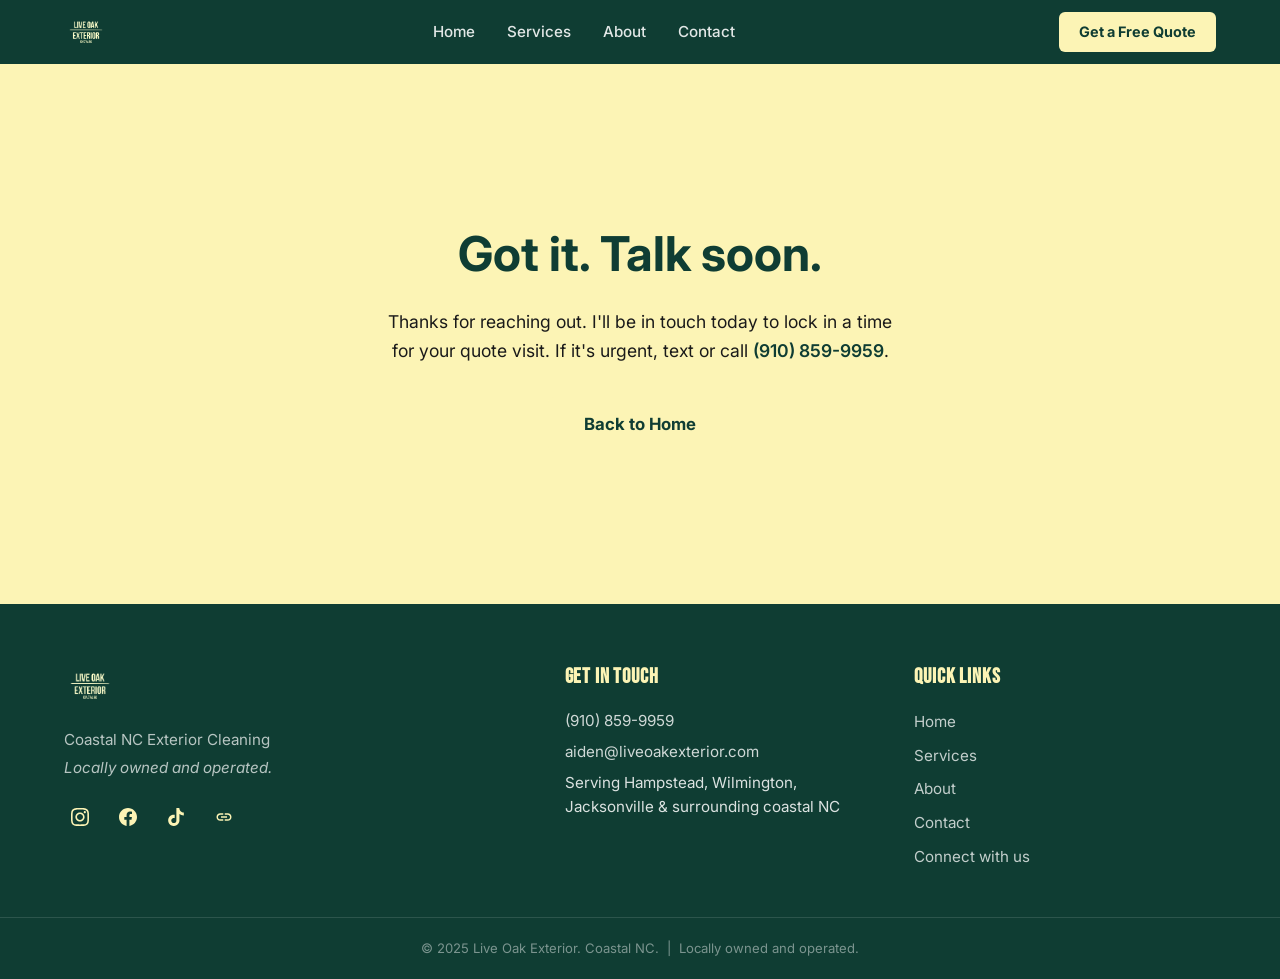
<file: thank-you.html>
<!DOCTYPE html>
<html lang="en">
<head>
  <meta charset="UTF-8">
  <meta name="viewport" content="width=device-width, initial-scale=1.0">
  <title>Got It | Live Oak Exterior</title>
  <meta name="description" content="Thanks for reaching out to Live Oak Exterior. We'll be in touch same day.">
  <meta name="robots" content="noindex">

  <link rel="icon" type="image/png" href="/public/images/liveoaklogo.png">
  <link rel="shortcut icon" href="/public/images/liveoaklogo.png">
  <link rel="apple-touch-icon" href="/public/images/liveoaklogo.png">

  <link rel="preconnect" href="https://fonts.googleapis.com">
  <link rel="preconnect" href="https://fonts.gstatic.com" crossorigin>
  <link href="https://fonts.googleapis.com/css2?family=Bebas+Neue&family=Inter:wght@400;500;600;700&display=swap" rel="stylesheet">

  <link rel="stylesheet" href="/css/styles.css?v=14">
</head>
<body>

  <header class="site-header" id="site-header">
    <div class="container header-inner">
      <a href="/index.html" class="logo-link">
        <img src="/public/images/liveoaklogo.png" alt="Live Oak Exterior" class="logo-img">
      </a>
      <button class="hamburger" id="hamburger" aria-label="Open menu" aria-expanded="false">
        <span></span><span></span><span></span>
      </button>
      <nav class="site-nav" id="site-nav">
        <a href="/index.html">Home</a>
        <a href="/services.html">Services</a>
        <a href="/about.html">About</a>
        <a href="/contact.html">Contact</a>
        <div class="social-links nav-social-links">
          <a href="https://www.instagram.com/liveoakexterior" target="_blank" rel="noopener noreferrer" aria-label="Instagram">
            <svg viewBox="0 0 24 24" xmlns="http://www.w3.org/2000/svg"><path d="M12 2.163c3.204 0 3.584.012 4.85.07 3.252.148 4.771 1.691 4.919 4.919.058 1.265.069 1.645.069 4.849 0 3.205-.012 3.584-.069 4.849-.149 3.225-1.664 4.771-4.919 4.919-1.266.058-1.644.07-4.85.07-3.204 0-3.584-.012-4.849-.07-3.26-.149-4.771-1.699-4.919-4.92-.058-1.265-.07-1.644-.07-4.849 0-3.204.013-3.583.07-4.849.149-3.227 1.664-4.771 4.919-4.919 1.266-.057 1.645-.069 4.849-.069zm0-2.163c-3.259 0-3.667.014-4.947.072-4.358.2-6.78 2.618-6.98 6.98-.059 1.281-.073 1.689-.073 4.948 0 3.259.014 3.668.072 4.948.2 4.358 2.618 6.78 6.98 6.98 1.281.058 1.689.072 4.948.072 3.259 0 3.668-.014 4.948-.072 4.354-.2 6.782-2.618 6.979-6.98.059-1.28.073-1.689.073-4.948 0-3.259-.014-3.667-.072-4.947-.196-4.354-2.617-6.78-6.979-6.98-1.281-.059-1.69-.073-4.949-.073zm0 5.838c-3.403 0-6.162 2.759-6.162 6.162s2.759 6.163 6.162 6.163 6.162-2.759 6.162-6.163c0-3.403-2.759-6.162-6.162-6.162zm0 10.162c-2.209 0-4-1.79-4-4 0-2.209 1.791-4 4-4s4 1.791 4 4c0 2.21-1.791 4-4 4zm6.406-11.845c-.796 0-1.441.645-1.441 1.44s.645 1.44 1.441 1.44c.795 0 1.439-.645 1.439-1.44s-.644-1.44-1.439-1.44z"/></svg>
          </a>
          <a href="https://www.facebook.com/liveoakexterior/" target="_blank" rel="noopener noreferrer" aria-label="Facebook">
            <svg viewBox="0 0 24 24" xmlns="http://www.w3.org/2000/svg"><path d="M24 12.073c0-6.627-5.373-12-12-12s-12 5.373-12 12c0 5.99 4.388 10.954 10.125 11.854v-8.385H7.078v-3.47h3.047V9.43c0-3.007 1.792-4.669 4.533-4.669 1.312 0 2.686.235 2.686.235v2.953H15.83c-1.491 0-1.956.925-1.956 1.874v2.25h3.328l-.532 3.47h-2.796v8.385C19.612 23.027 24 18.062 24 12.073z"/></svg>
          </a>
          <a href="https://www.tiktok.com/@liveoakexterior" target="_blank" rel="noopener noreferrer" aria-label="TikTok">
            <svg viewBox="0 0 24 24" xmlns="http://www.w3.org/2000/svg"><path d="M12.525.02c1.31-.02 2.61-.01 3.91-.02.08 1.53.63 3.09 1.75 4.17 1.12 1.11 2.7 1.62 4.24 1.79v4.03c-1.44-.05-2.89-.35-4.2-.97-.57-.26-1.1-.59-1.62-.93-.01 2.92.01 5.84-.02 8.75-.08 1.4-.54 2.79-1.35 3.94-1.31 1.92-3.58 3.17-5.91 3.21-1.43.08-2.86-.31-4.08-1.03-2.02-1.19-3.44-3.37-3.65-5.71-.02-.5-.03-1-.01-1.49.18-1.9 1.12-3.72 2.58-4.96 1.66-1.44 3.98-2.13 6.15-1.72.02 1.48-.04 2.96-.04 4.44-.99-.32-2.15-.23-3.02.37-.63.41-1.11 1.04-1.36 1.75-.21.51-.15 1.07-.14 1.61.24 1.64 1.82 3.02 3.5 2.87 1.12-.01 2.19-.66 2.77-1.61.19-.33.4-.67.41-1.06.1-1.79.06-3.57.07-5.36.01-4.03-.01-8.05.02-12.07z"/></svg>
          </a>
          <a href="https://beacons.ai/liveoakexterior" target="_blank" rel="noopener noreferrer" aria-label="Beacons">
            <svg viewBox="0 0 24 24" xmlns="http://www.w3.org/2000/svg"><path d="M3.9 12c0-1.71 1.39-3.1 3.1-3.1h4V7H7c-2.76 0-5 2.24-5 5s2.24 5 5 5h4v-1.9H7c-1.71 0-3.1-1.39-3.1-3.1zM8 13h8v-2H8v2zm9-6h-4v1.9h4c1.71 0 3.1 1.39 3.1 3.1s-1.39 3.1-3.1 3.1h-4V17h4c2.76 0 5-2.24 5-5s-2.24-5-5-5z"/></svg>
          </a>
        </div>
      </nav>
      <a href="/contact.html" class="btn-nav-cta">Get a Free Quote</a>
    </div>
  </header>

  <main>

    <section class="section-cream" style="padding:7rem 0;min-height:60vh;display:flex;align-items:center;">
      <div class="container text-center">
        <h1 style="font-size:clamp(2rem,5vw,3rem);color:var(--evergreen);margin-bottom:1rem;">Got it. Talk soon.</h1>
        <p style="font-size:1.1rem;color:var(--text-dark);max-width:520px;margin:0 auto 1.5rem;">Thanks for reaching out. I'll be in touch today to lock in a time for your quote visit. If it's urgent, text or call <a href="tel:+19108599959" style="color:var(--evergreen);font-weight:600;">(910) 859-9959</a>.</p>
        <div style="margin-top:2rem;">
          <a href="/index.html" class="btn-primary btn-lg">Back to Home</a>
        </div>
      </div>
    </section>

  </main>

  <footer class="site-footer">
    <div class="container footer-inner">
      <div class="footer-brand">
        <img src="/public/images/liveoaklogo.png" alt="Live Oak Exterior" class="footer-logo" loading="lazy">
        <p>Coastal NC Exterior Cleaning</p>
        <p class="footer-tagline">Locally owned and operated.</p>
        <div class="social-links">
          <a href="https://www.instagram.com/liveoakexterior" target="_blank" rel="noopener noreferrer" aria-label="Instagram">
            <svg viewBox="0 0 24 24" xmlns="http://www.w3.org/2000/svg"><path d="M12 2.163c3.204 0 3.584.012 4.85.07 3.252.148 4.771 1.691 4.919 4.919.058 1.265.069 1.645.069 4.849 0 3.205-.012 3.584-.069 4.849-.149 3.225-1.664 4.771-4.919 4.919-1.266.058-1.644.07-4.85.07-3.204 0-3.584-.012-4.849-.07-3.26-.149-4.771-1.699-4.919-4.92-.058-1.265-.07-1.644-.07-4.849 0-3.204.013-3.583.07-4.849.149-3.227 1.664-4.771 4.919-4.919 1.266-.057 1.645-.069 4.849-.069zm0-2.163c-3.259 0-3.667.014-4.947.072-4.358.2-6.78 2.618-6.98 6.98-.059 1.281-.073 1.689-.073 4.948 0 3.259.014 3.668.072 4.948.2 4.358 2.618 6.78 6.98 6.98 1.281.058 1.689.072 4.948.072 3.259 0 3.668-.014 4.948-.072 4.354-.2 6.782-2.618 6.979-6.98.059-1.28.073-1.689.073-4.948 0-3.259-.014-3.667-.072-4.947-.196-4.354-2.617-6.78-6.979-6.98-1.281-.059-1.69-.073-4.949-.073zm0 5.838c-3.403 0-6.162 2.759-6.162 6.162s2.759 6.163 6.162 6.163 6.162-2.759 6.162-6.163c0-3.403-2.759-6.162-6.162-6.162zm0 10.162c-2.209 0-4-1.79-4-4 0-2.209 1.791-4 4-4s4 1.791 4 4c0 2.21-1.791 4-4 4zm6.406-11.845c-.796 0-1.441.645-1.441 1.44s.645 1.44 1.441 1.44c.795 0 1.439-.645 1.439-1.44s-.644-1.44-1.439-1.44z"/></svg>
          </a>
          <a href="https://www.facebook.com/liveoakexterior/" target="_blank" rel="noopener noreferrer" aria-label="Facebook">
            <svg viewBox="0 0 24 24" xmlns="http://www.w3.org/2000/svg"><path d="M24 12.073c0-6.627-5.373-12-12-12s-12 5.373-12 12c0 5.99 4.388 10.954 10.125 11.854v-8.385H7.078v-3.47h3.047V9.43c0-3.007 1.792-4.669 4.533-4.669 1.312 0 2.686.235 2.686.235v2.953H15.83c-1.491 0-1.956.925-1.956 1.874v2.25h3.328l-.532 3.47h-2.796v8.385C19.612 23.027 24 18.062 24 12.073z"/></svg>
          </a>
          <a href="https://www.tiktok.com/@liveoakexterior" target="_blank" rel="noopener noreferrer" aria-label="TikTok">
            <svg viewBox="0 0 24 24" xmlns="http://www.w3.org/2000/svg"><path d="M12.525.02c1.31-.02 2.61-.01 3.91-.02.08 1.53.63 3.09 1.75 4.17 1.12 1.11 2.7 1.62 4.24 1.79v4.03c-1.44-.05-2.89-.35-4.2-.97-.57-.26-1.1-.59-1.62-.93-.01 2.92.01 5.84-.02 8.75-.08 1.4-.54 2.79-1.35 3.94-1.31 1.92-3.58 3.17-5.91 3.21-1.43.08-2.86-.31-4.08-1.03-2.02-1.19-3.44-3.37-3.65-5.71-.02-.5-.03-1-.01-1.49.18-1.9 1.12-3.72 2.58-4.96 1.66-1.44 3.98-2.13 6.15-1.72.02 1.48-.04 2.96-.04 4.44-.99-.32-2.15-.23-3.02.37-.63.41-1.11 1.04-1.36 1.75-.21.51-.15 1.07-.14 1.61.24 1.64 1.82 3.02 3.5 2.87 1.12-.01 2.19-.66 2.77-1.61.19-.33.4-.67.41-1.06.1-1.79.06-3.57.07-5.36.01-4.03-.01-8.05.02-12.07z"/></svg>
          </a>
          <a href="https://beacons.ai/liveoakexterior" target="_blank" rel="noopener noreferrer" aria-label="Beacons">
            <svg viewBox="0 0 24 24" xmlns="http://www.w3.org/2000/svg"><path d="M3.9 12c0-1.71 1.39-3.1 3.1-3.1h4V7H7c-2.76 0-5 2.24-5 5s2.24 5 5 5h4v-1.9H7c-1.71 0-3.1-1.39-3.1-3.1zM8 13h8v-2H8v2zm9-6h-4v1.9h4c1.71 0 3.1 1.39 3.1 3.1s-1.39 3.1-3.1 3.1h-4V17h4c2.76 0 5-2.24 5-5s-2.24-5-5-5z"/></svg>
          </a>
        </div>
      </div>
      <div class="footer-contact">
        <h4>Get in Touch</h4>
        <p><a href="tel:+19108599959">(910) 859-9959</a></p>
        <p><a href="mailto:aiden@liveoakexterior.com">aiden@liveoakexterior.com</a></p>
        <p>Serving Hampstead, Wilmington, Jacksonville &amp; surrounding coastal NC</p>
      </div>
      <div class="footer-links">
        <h4>Quick Links</h4>
        <ul>
          <li><a href="/index.html">Home</a></li>
          <li><a href="/services.html">Services</a></li>
          <li><a href="/about.html">About</a></li>
          <li><a href="/contact.html">Contact</a></li>
          <li><a href="https://beacons.ai/liveoakexterior" target="_blank" rel="noopener noreferrer">Connect with us</a></li>
        </ul>
      </div>
    </div>
    <div class="footer-bottom">
      <div class="container">
        <p>© 2025 Live Oak Exterior. Coastal NC. &nbsp;|&nbsp; Locally owned and operated.</p>
      </div>
    </div>
  </footer>

  <script src="/js/main.js"></script>
</body>
</html>
</file>
<file: css/styles.css>
/* =========================================================
   Live Oak Exterior - styles.css
   ========================================================= */

/* Google Fonts */
@import url('https://fonts.googleapis.com/css2?family=Bebas+Neue&family=Inter:wght@400;500;600;700&display=swap');

/* =========================================================
   CSS Custom Properties
   ========================================================= */
:root {
  --evergreen:       #0F3D33;
  --evergreen-dark:  #0a2b24;
  --evergreen-light: #1a5c4e;
  --cream:           #FCF4B5;
  --cream-dark:      #f0e89a;
  --white:           #ffffff;
  --text-dark:       #1a1a1a;
  --text-muted:      #555555;

  --font-headline: 'Bebas Neue', sans-serif;
  --font-body:     'Inter', sans-serif;

  --radius-sm:  6px;
  --radius-md:  12px;
  --radius-lg:  20px;

  --shadow-sm: 0 1px 4px rgba(0,0,0,0.08);
  --shadow-md: 0 2px 16px rgba(0,0,0,0.10);
  --shadow-lg: 0 8px 32px rgba(0,0,0,0.14);

  --transition: 0.2s ease;
  --header-height: 64px;
}

/* =========================================================
   Reset
   ========================================================= */
*, *::before, *::after { box-sizing: border-box; margin: 0; padding: 0; }

html {
  font-size: 16px;
  scroll-behavior: smooth;
}

body {
  font-family: var(--font-body);
  line-height: 1.6;
  color: var(--text-dark);
  background: var(--white);
  padding-top: var(--header-height);
}

img { max-width: 100%; height: auto; display: block; }
a { color: inherit; text-decoration: none; }
ul { list-style: none; }
button { cursor: pointer; border: none; background: none; font-family: inherit; }

/* =========================================================
   Utility
   ========================================================= */
.container {
  max-width: 1200px;
  padding: 0 1.5rem;
  margin: 0 auto;
}

.text-center { text-align: center; }

.section-title {
  font-family: var(--font-body);
  font-weight: 700;
  font-size: clamp(1.75rem, 3.5vw, 2.25rem);
  line-height: 1.2;
  margin-bottom: 0.5rem;
}

.section-subtitle {
  font-size: 1.1rem;
  color: var(--text-muted);
  margin-bottom: 3rem;
  max-width: 560px;
}

.section-subtitle.light { color: rgba(252,244,181,0.8); }

/* =========================================================
   Buttons
   ========================================================= */
.btn-primary {
  display: inline-block;
  background: var(--cream);
  color: var(--evergreen);
  font-family: var(--font-body);
  font-weight: 700;
  font-size: 1rem;
  padding: 0.75rem 1.75rem;
  border-radius: var(--radius-sm);
  transition: background var(--transition), color var(--transition), transform var(--transition);
  text-align: center;
}
.btn-primary:hover {
  background: var(--cream-dark);
  transform: translateY(-1px);
}

.btn-outline {
  display: inline-block;
  background: transparent;
  color: var(--cream);
  font-family: var(--font-body);
  font-weight: 700;
  font-size: 1rem;
  padding: 0.75rem 1.75rem;
  border-radius: var(--radius-sm);
  border: 2px solid rgba(252,244,181,0.6);
  transition: border-color var(--transition), color var(--transition), transform var(--transition);
  text-align: center;
}
.btn-outline:hover {
  border-color: var(--cream);
  color: var(--cream);
  transform: translateY(-1px);
}

.btn-outline-dark {
  display: inline-block;
  background: transparent;
  color: var(--evergreen);
  font-family: var(--font-body);
  font-weight: 700;
  font-size: 1rem;
  padding: 0.75rem 1.75rem;
  border-radius: var(--radius-sm);
  border: 2px solid var(--evergreen);
  transition: background var(--transition), color var(--transition);
  text-align: center;
}
.btn-outline-dark:hover {
  background: var(--evergreen);
  color: var(--cream);
}

.btn-lg {
  font-size: 1.05rem;
  padding: 0.9rem 2.25rem;
}

/* =========================================================
   Header
   ========================================================= */
.site-header {
  position: fixed;
  top: 0;
  left: 0;
  right: 0;
  height: var(--header-height);
  background: var(--evergreen);
  z-index: 1000;
  transition: box-shadow var(--transition);
}

.site-header.scrolled {
  box-shadow: 0 2px 20px rgba(0,0,0,0.25);
}

.header-inner {
  display: flex;
  align-items: center;
  justify-content: space-between;
  height: 100%;
  gap: 1rem;
}

.logo-link { display: flex; align-items: center; flex-shrink: 0; }
.logo-img   { max-height: 44px !important; width: auto !important; }

.site-nav {
  display: flex;
  align-items: center;
  gap: 2rem;
}

.site-nav a {
  color: rgba(255,255,255,0.88);
  font-family: var(--font-body);
  font-weight: 500;
  font-size: 0.95rem;
  transition: color var(--transition);
  white-space: nowrap;
}
.site-nav a:hover,
.site-nav a.active { color: var(--cream); }

.btn-nav-cta {
  display: inline-block;
  background: var(--cream);
  color: var(--evergreen);
  font-family: var(--font-body);
  font-weight: 700;
  font-size: 0.9rem;
  padding: 0.5rem 1.25rem;
  border-radius: var(--radius-sm);
  white-space: nowrap;
  flex-shrink: 0;
  transition: background var(--transition);
}
.btn-nav-cta:hover { background: var(--cream-dark); }

/* Hamburger */
.hamburger {
  display: none;
  flex-direction: column;
  justify-content: center;
  gap: 5px;
  width: 36px;
  height: 36px;
  padding: 4px;
}
.hamburger span {
  display: block;
  width: 100%;
  height: 2px;
  background: var(--cream);
  border-radius: 2px;
  transition: transform 0.25s ease, opacity 0.25s ease;
}
.hamburger.open span:nth-child(1) { transform: translateY(7px) rotate(45deg); }
.hamburger.open span:nth-child(2) { opacity: 0; }
.hamburger.open span:nth-child(3) { transform: translateY(-7px) rotate(-45deg); }

/* =========================================================
   Footer
   ========================================================= */
.site-footer {
  background: var(--evergreen);
  color: rgba(255,255,255,0.85);
  padding: 3.5rem 0 0;
}

.footer-inner {
  display: grid;
  grid-template-columns: 1.5fr 1fr 1fr;
  gap: 3rem;
  padding-bottom: 3rem;
}

.footer-logo { max-height: 52px; width: auto; margin-bottom: 1rem; }

.footer-brand p { font-size: 0.95rem; color: rgba(255,255,255,0.7); margin-top: 0.25rem; }
.footer-tagline  { font-style: italic; margin-top: 0.25rem !important; }

.footer-contact h4,
.footer-links h4 {
  font-family: var(--font-headline);
  font-size: 1.3rem;
  letter-spacing: 0.04em;
  color: var(--cream);
  margin-bottom: 1rem;
}

.footer-contact p { margin-bottom: 0.4rem; font-size: 0.95rem; }
.footer-contact a { color: rgba(255,255,255,0.8); transition: color var(--transition); }
.footer-contact a:hover { color: var(--cream); }

.footer-links ul { display: flex; flex-direction: column; gap: 0.5rem; }
.footer-links a  { color: rgba(255,255,255,0.75); font-size: 0.95rem; transition: color var(--transition); }
.footer-links a:hover { color: var(--cream); }

.footer-bottom {
  border-top: 1px solid rgba(255,255,255,0.12);
  padding: 1.25rem 0;
}
.footer-bottom p {
  font-size: 0.82rem;
  color: rgba(255,255,255,0.45);
  text-align: center;
}

/* =========================================================
   Social Links
   ========================================================= */
.social-links {
  display: flex;
  gap: 1rem;
  margin-top: 1.25rem;
  align-items: center;
}

.social-links a {
  display: flex;
  align-items: center;
  justify-content: center;
  width: 32px;
  height: 32px;
  border-radius: 0;
  background: transparent;
  border: none;
  color: var(--cream);
  transition: opacity 0.2s ease;
}

.social-links a:hover {
  background: transparent;
  transform: none;
  opacity: 0.65;
}

.social-links svg {
  width: 18px;
  height: 18px;
  fill: var(--cream);
}

.social-links-light a {
  background: transparent;
  border: none;
  color: var(--evergreen);
}

.social-links-light a:hover {
  background: transparent;
  opacity: 0.65;
}

.social-links-light svg {
  fill: var(--evergreen);
}

.nav-social-links {
  display: none;
}

/* =========================================================
   Sections - Base
   ========================================================= */
section { padding: 5rem 0; }

.section-cream { background: var(--cream); }
.section-white { background: var(--white); }
.section-evergreen { background: var(--evergreen); }

/* =========================================================
   Hero
   ========================================================= */
.hero {
  min-height: 100vh;
  min-height: 100dvh;
  background: var(--evergreen);
  display: flex;
  align-items: center;
  justify-content: flex-start;
  text-align: left;
  padding: 2rem 0;
}

.hero-content {
  max-width: 720px;
  width: 100%;
  padding: 0 1.5rem;
}

.hero-logo {
  max-width: 400px !important;
  width: 65% !important;
  height: auto !important;
  margin: 0 0 2rem !important;
}

@media (max-width: 768px) {
  .hero-logo {
    max-width: 260px !important;
    width: 75% !important;
  }
}

.hero h1 {
  font-family: var(--font-body);
  font-weight: 700;
  font-size: clamp(2.5rem, 6vw, 4rem);
  color: var(--cream);
  letter-spacing: 0;
  line-height: 1.15;
  margin-bottom: 1rem;
}

.hero-sub {
  font-size: 1.1rem;
  color: rgba(255,255,255,0.82);
  max-width: 540px;
  margin: 0;
  margin-bottom: 0;
}

.hero-cta-row {
  display: flex;
  gap: 1rem;
  flex-wrap: wrap;
  justify-content: flex-start;
  margin-top: 1.5rem;
}

/* Page Hero (shorter, for inner pages) */
.page-hero {
  background: var(--evergreen);
  padding: 3rem 1.5rem 2.5rem;
  text-align: left;
}

.page-hero h1 {
  font-family: var(--font-body);
  font-weight: 700;
  font-size: clamp(1.75rem, 4vw, 2.75rem);
  color: var(--cream);
  letter-spacing: 0;
  line-height: 1.2;
  margin-bottom: 0.75rem;
}

.page-hero p {
  font-size: 1rem;
  color: rgba(255,255,255,0.78);
  max-width: 520px;
  margin: 0;
}

.back-link {
  display: inline-flex;
  align-items: center;
  gap: 0.4rem;
  color: rgba(252,244,181,0.7);
  font-size: 0.9rem;
  margin-bottom: 1.5rem;
  transition: color var(--transition);
}
.back-link:hover { color: var(--cream); }

/* =========================================================
   Service Cards
   ========================================================= */
.services-grid {
  display: grid;
  grid-template-columns: repeat(auto-fit, minmax(280px, 1fr));
  gap: 1.75rem;
}

.service-card {
  background: transparent;
  border-radius: 0;
  box-shadow: none;
  padding: 1.5rem 0;
  border-top: 1px solid rgba(15,61,51,0.12);
  transition: none;
}
.service-card:hover {
  transform: none;
  box-shadow: none;
}

.service-card h3 {
  font-family: var(--font-body);
  font-weight: 700;
  font-size: 1.05rem;
  color: var(--evergreen);
  margin-bottom: 0.5rem;
  letter-spacing: 0;
}

.service-card p {
  color: var(--text-muted);
  font-size: 0.975rem;
  margin-bottom: 1.25rem;
}

.service-card .card-link {
  color: var(--evergreen);
  font-weight: 600;
  font-size: 0.9rem;
  text-decoration: underline;
  text-underline-offset: 3px;
  transition: color var(--transition);
}
.service-card .card-link:hover { color: var(--evergreen-light); }

/* =========================================================
   Values Grid
   ========================================================= */
.values-grid {
  display: grid;
  grid-template-columns: repeat(auto-fit, minmax(230px, 1fr));
  gap: 1.75rem;
}

.value-card {
  background: transparent;
  border-radius: 0;
  box-shadow: none;
  padding: 1.5rem 0;
  text-align: left;
  border-top: 1px solid rgba(15,61,51,0.12);
  transition: none;
}
.value-card:hover {
  transform: none;
  box-shadow: none;
}

.value-card h3 {
  font-family: var(--font-body);
  font-weight: 700;
  font-size: 1.05rem;
  color: var(--evergreen);
  letter-spacing: 0;
  margin-bottom: 0.4rem;
}

.value-card p { font-size: 0.92rem; color: var(--text-muted); }

/* =========================================================
   Service Area Grid
   ========================================================= */
.area-grid {
  display: flex;
  flex-wrap: wrap;
  gap: 0.75rem;
  justify-content: center;
  margin-top: 1rem;
}

.area-tag {
  background: rgba(252,244,181,0.12);
  border: 1px solid rgba(252,244,181,0.3);
  color: var(--cream);
  border-radius: 40px;
  padding: 0.5rem 1.25rem;
  font-size: 0.95rem;
  font-weight: 500;
  transition: background var(--transition), border-color var(--transition);
}
.area-tag:hover {
  background: rgba(252,244,181,0.2);
  border-color: var(--cream);
}

/* =========================================================
   Before/After
   ========================================================= */
.ba-grid {
  display: grid;
  grid-template-columns: repeat(auto-fit, minmax(300px, 1fr));
  gap: 1.5rem;
}

.ba-placeholder {
  aspect-ratio: 4/3;
  background: #d8d8d0;
  border-radius: var(--radius-md);
  position: relative;
  overflow: hidden;
}

.ba-overlay {
  position: absolute;
  inset: 0;
  background: rgba(15,61,51,0.72);
  display: flex;
  flex-direction: column;
  align-items: center;
  justify-content: center;
  gap: 0.5rem;
  color: var(--cream);
}

.ba-overlay .ba-overlay-title {
  font-family: var(--font-headline);
  font-size: 1.6rem;
  letter-spacing: 0.04em;
}
.ba-overlay .ba-overlay-sub {
  font-size: 0.9rem;
  color: rgba(252,244,181,0.75);
}

.ba-pair {
  display: grid;
  grid-template-columns: 1fr 1fr;
  gap: 0.5rem;
  border-radius: var(--radius-md);
  overflow: hidden;
}

.ba-img {
  position: relative;
  aspect-ratio: 4/3;
  overflow: hidden;
}

.ba-img img {
  width: 100%;
  height: 100%;
  object-fit: cover;
}

.ba-label {
  position: absolute;
  bottom: 0.6rem;
  left: 0.6rem;
  background: var(--evergreen);
  color: var(--cream);
  font-size: 0.75rem;
  font-weight: 700;
  letter-spacing: 0.08em;
  text-transform: uppercase;
  padding: 0.2rem 0.6rem;
  border-radius: 4px;
}

/* =========================================================
   Testimonials
   ========================================================= */
.testimonials-grid {
  display: grid;
  grid-template-columns: repeat(auto-fit, minmax(280px, 1fr));
  gap: 1.75rem;
  margin-top: 1rem;
}

.testimonial-card {
  background: transparent;
  border-radius: 0;
  padding: 1.5rem 0 1.5rem 1.25rem;
  border-left: 3px solid var(--evergreen);
  color: var(--text-dark);
}

.stars { font-size: 1rem; color: var(--evergreen); margin-bottom: 0.75rem; letter-spacing: 0.05em; }

.testimonial-quote {
  font-style: italic;
  font-size: 0.975rem;
  color: var(--text-dark);
  line-height: 1.65;
  margin-bottom: 1rem;
}

.testimonial-attr {
  font-size: 0.85rem;
  font-weight: 600;
  color: var(--evergreen);
}
.testimonial-attr span { display: block; font-weight: 400; color: var(--text-muted); font-size: 0.8rem; margin-top: 0.15rem; }

/* =========================================================
   Final CTA section
   ========================================================= */
.section-cta { padding: 6rem 0; }

.cta-btn-row {
  display: flex;
  gap: 1rem;
  flex-wrap: wrap;
  justify-content: center;
}

/* =========================================================
   Contact Page
   ========================================================= */
.contact-layout {
  display: grid;
  grid-template-columns: 1fr 1.5fr;
  gap: 4rem;
  align-items: start;
}

.contact-info h2 {
  font-family: var(--font-body);
  font-weight: 700;
  font-size: 1.75rem;
  color: var(--evergreen);
  margin-bottom: 1.5rem;
  letter-spacing: 0;
}

.contact-detail {
  display: flex;
  align-items: flex-start;
  gap: 0.75rem;
  margin-bottom: 1.25rem;
}

.contact-detail .ci-icon { font-size: 1.4rem; flex-shrink: 0; margin-top: 0.1rem; }
.contact-detail .ci-text p { margin: 0; font-size: 0.95rem; color: var(--text-muted); }
.contact-detail .ci-text a {
  color: var(--evergreen);
  font-weight: 700;
  font-size: 1.05rem;
  text-decoration: underline;
  text-underline-offset: 3px;
  transition: color var(--transition);
}
.contact-detail .ci-text a:hover { color: var(--evergreen-light); }

.contact-response-note {
  margin-top: 1.5rem;
  padding: 1rem 1.25rem;
  background: rgba(15,61,51,0.07);
  border-left: 3px solid var(--evergreen);
  border-radius: 0 var(--radius-sm) var(--radius-sm) 0;
  font-size: 0.92rem;
  color: var(--text-muted);
}

.contact-area-list {
  margin-top: 2rem;
}
.contact-area-list h4 {
  font-family: var(--font-body);
  font-weight: 700;
  font-size: 1rem;
  color: var(--evergreen);
  letter-spacing: 0;
  margin-bottom: 0.75rem;
}
.contact-area-list ul {
  display: flex;
  flex-wrap: wrap;
  gap: 0.25rem 0.75rem;
}
.contact-area-list li {
  background: transparent;
  border-radius: 0;
  padding: 0.15rem 0;
  font-size: 0.85rem;
  color: var(--text-muted);
  font-weight: 400;
}

/* Form */
.contact-form-wrap { background: var(--white); border-radius: 0; box-shadow: none; padding: 2rem; border: 1px solid rgba(15,61,51,0.1); }

.form-group { margin-bottom: 1.25rem; }

.form-group label {
  display: block;
  font-weight: 600;
  font-size: 0.9rem;
  color: var(--text-dark);
  margin-bottom: 0.4rem;
}

.form-group input,
.form-group select,
.form-group textarea {
  width: 100%;
  border: 2px solid #ddd;
  border-radius: var(--radius-sm);
  padding: 0.875rem 1rem;
  font-family: var(--font-body);
  font-size: 1rem;
  color: var(--text-dark);
  background: var(--white);
  transition: border-color var(--transition);
  appearance: none;
}

.form-group input:focus,
.form-group select:focus,
.form-group textarea:focus {
  outline: none;
  border-color: var(--evergreen);
}

.form-group textarea { resize: vertical; min-height: 120px; }
.form-group input[type="date"] { appearance: auto; -webkit-appearance: auto; }

.form-submit { margin-top: 0.5rem; }
.form-submit .btn-primary { width: 100%; font-size: 1.05rem; padding: 1rem; }
.field-invalid { border-color: #c0392b !important; }
.field-error { color: #c0392b; font-size: 0.85rem; margin-top: 0.35rem; display: block; }

.form-success {
  display: none;
  background: transparent;
  border: none;
  border-radius: 0;
  padding: 1.25rem 0;
  text-align: center;
  color: var(--text-dark);
  font-weight: 600;
}
.form-success.visible { display: block; }

/* =========================================================
   Blog
   ========================================================= */
.blog-grid { display: flex; flex-direction: column; gap: 2rem; margin-top: 1rem; }

.blog-card {
  background: var(--white);
  border-radius: 0;
  box-shadow: none;
  overflow: hidden;
  display: grid;
  grid-template-columns: 280px 1fr;
  transition: none;
  border-bottom: 1px solid rgba(15,61,51,0.1);
}
.blog-card:hover {
  transform: none;
  box-shadow: none;
}

.blog-card-img {
  background: var(--evergreen);
  display: flex;
  align-items: center;
  justify-content: center;
  min-height: 200px;
  overflow: hidden;
}

.blog-card-img img { width: 100%; height: 100%; object-fit: cover; }

.blog-card-img-placeholder {
  color: rgba(252,244,181,0.4);
  font-size: 3rem;
  user-select: none;
}

.blog-card-body { padding: 2rem; }

.blog-category {
  display: inline-block;
  font-size: 0.75rem;
  font-weight: 700;
  letter-spacing: 0.1em;
  text-transform: uppercase;
  color: var(--evergreen);
  background: rgba(15,61,51,0.08);
  border-radius: 20px;
  padding: 0.2rem 0.7rem;
  margin-bottom: 0.75rem;
}

.blog-card-body h2 {
  font-family: var(--font-headline);
  font-size: 1.7rem;
  color: var(--text-dark);
  letter-spacing: 0.02em;
  margin-bottom: 0.6rem;
  line-height: 1.1;
}

.blog-card-body .blog-excerpt {
  font-size: 0.95rem;
  color: var(--text-muted);
  margin-bottom: 1.25rem;
  line-height: 1.6;
}

.blog-meta {
  display: flex;
  align-items: center;
  gap: 1rem;
  flex-wrap: wrap;
}

.blog-date { font-size: 0.82rem; color: var(--text-muted); }

.blog-read-more {
  font-size: 0.9rem;
  font-weight: 700;
  color: var(--evergreen);
  text-decoration: underline;
  text-underline-offset: 3px;
  transition: color var(--transition);
}
.blog-read-more:hover { color: var(--evergreen-light); }

/* Blog Post */
.post-hero { padding: 4rem 1.5rem 3rem; }

.post-hero .back-link { margin-bottom: 1.25rem; }

.post-category-badge {
  display: inline-block;
  font-size: 0.8rem;
  font-weight: 700;
  letter-spacing: 0.1em;
  text-transform: uppercase;
  color: rgba(252,244,181,0.7);
  border: 1px solid rgba(252,244,181,0.3);
  border-radius: 20px;
  padding: 0.25rem 0.85rem;
  margin-bottom: 1rem;
}

.post-hero h1 {
  font-family: var(--font-headline);
  font-size: clamp(2.5rem, 6vw, 4.5rem);
  color: var(--cream);
  letter-spacing: 0.02em;
  line-height: 1.05;
  margin-bottom: 1rem;
  max-width: 820px;
}

.post-hero .post-date {
  color: rgba(255,255,255,0.5);
  font-size: 0.9rem;
}

.post-content {
  max-width: 760px;
  margin: 0 auto;
  padding: 4rem 1.5rem 5rem;
}

.post-body h2 {
  font-family: var(--font-headline);
  font-size: 2rem;
  color: var(--evergreen);
  letter-spacing: 0.02em;
  margin: 2.5rem 0 0.75rem;
}

.post-body h3 {
  font-family: var(--font-headline);
  font-size: 1.5rem;
  color: var(--evergreen);
  letter-spacing: 0.02em;
  margin: 2rem 0 0.6rem;
}

.post-body p { font-size: 1.05rem; line-height: 1.75; color: var(--text-dark); margin-bottom: 1.25rem; }

.post-body ul, .post-body ol { padding-left: 1.5rem; margin-bottom: 1.25rem; }
.post-body ul { list-style: disc; }
.post-body ol { list-style: decimal; }
.post-body li { font-size: 1.05rem; line-height: 1.75; color: var(--text-dark); margin-bottom: 0.4rem; }

.post-body blockquote {
  border-left: 4px solid var(--evergreen);
  padding: 1rem 1.5rem;
  background: var(--cream);
  border-radius: 0 var(--radius-sm) var(--radius-sm) 0;
  margin: 1.5rem 0;
  font-style: italic;
  font-size: 1.05rem;
  color: var(--text-dark);
}

.post-cta {
  margin-top: 3rem;
  padding: 2.5rem;
  background: var(--evergreen);
  border-radius: 0;
  text-align: center;
}
.post-cta p {
  color: rgba(255,255,255,0.82);
  margin-bottom: 1.25rem;
}
.post-cta h3 {
  font-family: var(--font-headline);
  font-size: 1.8rem;
  color: var(--cream);
  letter-spacing: 0.02em;
  margin-bottom: 0.5rem;
}

/* =========================================================
   About Page
   ========================================================= */
.story-layout {
  display: grid;
  grid-template-columns: 1fr 380px;
  gap: 4rem;
  align-items: start;
}

.story-text p {
  font-size: 1.05rem;
  color: var(--text-dark);
  margin-bottom: 1.35rem;
  line-height: 1.75;
}

.owner-photo-wrap { position: sticky; top: 100px; }

.owner-photo-placeholder {
  aspect-ratio: 1;
  background: #ccc;
  border-radius: var(--radius-md);
  display: flex;
  align-items: center;
  justify-content: center;
  color: #666;
  font-size: 1rem;
  font-weight: 600;
}

.owner-photo {
  width: 100%;
  aspect-ratio: 1;
  object-fit: cover;
  object-position: top left;
  border-radius: var(--radius-md);
  display: block;
}

.owner-caption {
  font-size: 0.85rem;
  color: var(--text-muted);
  text-align: center;
  margin-top: 0.75rem;
  font-style: italic;
}

/* =========================================================
   Services Page - Consolidated List
   ========================================================= */
.services-list {
  border-top: 1px solid rgba(15,61,51,0.12);
}

.service-entry {
  padding: 2.5rem 0;
  border-bottom: 1px solid rgba(15,61,51,0.12);
  position: relative;
}

.service-entry h2 {
  font-family: var(--font-body);
  font-weight: 700;
  font-size: 1.35rem;
  color: var(--evergreen);
  margin-bottom: 0.65rem;
  line-height: 1.2;
}

.service-entry p {
  font-size: 1rem;
  color: var(--text-muted);
  line-height: 1.7;
  max-width: 680px;
}

.services-guarantee {
  margin-top: 2rem;
  padding-top: 1.75rem;
  font-size: 0.9rem;
  color: var(--text-muted);
  font-style: italic;
}

/* =========================================================
   Services Page - Detail Sections (legacy, kept for reference)
   ========================================================= */
.service-detail { }

.service-detail-inner {
  display: grid;
  grid-template-columns: 1fr 1fr;
  gap: 4rem;
  align-items: start;
}

.service-detail-text h2 {
  font-family: var(--font-body);
  font-weight: 700;
  font-size: clamp(1.75rem, 3.5vw, 2.25rem);
  color: var(--evergreen);
  letter-spacing: 0;
  line-height: 1.2;
  margin-bottom: 1rem;
}

.service-detail-text .service-tagline {
  font-size: 1.1rem;
  color: var(--text-muted);
  margin-bottom: 1.5rem;
  font-style: italic;
}

.service-detail-text p {
  font-size: 1rem;
  color: var(--text-muted);
  line-height: 1.7;
  margin-bottom: 1rem;
}

.service-meta { }

.service-meta-block {
  background: transparent;
  border-radius: 0;
  box-shadow: none;
  padding: 0 0 1.25rem;
  margin-bottom: 1.25rem;
  border-bottom: 1px solid rgba(15,61,51,0.1);
}
.section-cream .service-meta-block { background: transparent; }
.section-white .service-meta-block { background: transparent; box-shadow: none; border-bottom: 1px solid rgba(15,61,51,0.1); }

.service-meta-block h4 {
  font-family: var(--font-body);
  font-weight: 700;
  font-size: 0.95rem;
  color: var(--evergreen);
  letter-spacing: 0;
  margin-bottom: 0.6rem;
}

.service-meta-block ul { padding-left: 0; }
.service-meta-block li {
  font-size: 0.93rem;
  color: var(--text-muted);
  padding: 0.3rem 0;
  padding-left: 0;
  position: relative;
}

/* Coming Soon cards */
.coming-grid {
  display: grid;
  grid-template-columns: repeat(auto-fit, minmax(260px, 1fr));
  gap: 1.5rem;
}

.service-teaser {
  background: rgba(255,255,255,0.08);
  border: 1px solid rgba(252,244,181,0.2);
  border-radius: var(--radius-md);
  padding: 2rem;
  text-align: center;
  transition: background var(--transition);
}

.service-teaser:hover { background: rgba(255,255,255,0.12); }

.service-teaser .teaser-icon { font-size: 2.5rem; margin-bottom: 1rem; line-height: 1; }

.service-teaser h3 {
  font-family: var(--font-headline);
  font-size: 1.6rem;
  color: var(--cream);
  letter-spacing: 0.02em;
  margin-bottom: 0.5rem;
}

.service-teaser p {
  font-size: 0.9rem;
  color: rgba(255,255,255,0.65);
  margin-bottom: 1.25rem;
}

.badge-coming-soon {
  display: inline-block;
  background: rgba(252,244,181,0.15);
  border: 1px solid rgba(252,244,181,0.4);
  color: var(--cream);
  font-size: 0.75rem;
  font-weight: 700;
  letter-spacing: 0.1em;
  text-transform: uppercase;
  padding: 0.3rem 0.9rem;
  border-radius: 20px;
}

.service-teaser[data-status="active"] {
  background: rgba(252,244,181,0.12);
  border-color: rgba(252,244,181,0.45);
}

.service-teaser[data-status="active"] .badge-coming-soon { display: none; }

/* =========================================================
   Mobile - 768px
   ========================================================= */
@media (max-width: 768px) {
  body { padding-top: var(--header-height); }

  /* Header */
  .logo-img    { max-height: 36px !important; }
  .btn-nav-cta { display: none; }
  .hamburger   { display: flex; }

  .site-nav {
    display: none;
    position: absolute;
    top: var(--header-height);
    left: 0;
    right: 0;
    background: var(--evergreen-dark);
    flex-direction: column;
    gap: 0;
    padding: 0.5rem 0 1rem;
    box-shadow: 0 8px 24px rgba(0,0,0,0.3);
  }

  .site-nav.open { display: flex; }

  .site-nav a {
    padding: 0.85rem 1.5rem;
    font-size: 1rem;
    width: 100%;
    border-bottom: 1px solid rgba(255,255,255,0.06);
  }

  /* Footer */
  .footer-inner { grid-template-columns: 1fr; gap: 2rem; }

  /* Hero */
  .hero-cta-row { flex-direction: column; align-items: flex-start; }
  .hero-cta-row a { width: 100%; max-width: 320px; }

  /* About */
  .story-layout { grid-template-columns: 1fr; }
  .owner-photo-wrap { position: static; }

  /* Services */
  .service-detail-inner { grid-template-columns: 1fr; gap: 2rem; }

  /* Contact */
  .contact-layout { grid-template-columns: 1fr; gap: 2.5rem; }

  /* Blog */
  .blog-card { grid-template-columns: 1fr; }
  .blog-card-img { min-height: 160px; }

  /* Sections */
  section { padding: 3.5rem 0; }
  .section-cta { padding: 4rem 0; }
}

/* =========================================================
   Mobile - 480px
   ========================================================= */
@media (max-width: 480px) {
  .section-title { font-size: 1.6rem; }
  .hero h1       { font-size: 2.2rem; }
  .page-hero h1  { font-size: 1.6rem; }
  .post-hero h1  { font-size: 1.6rem; }

  .values-grid, .services-grid { grid-template-columns: 1fr; }

  .contact-form-wrap { padding: 1.5rem; }

  .ba-grid { grid-template-columns: 1fr; }
}

/* =========================================================
   Header Phone Link
   ========================================================= */
.header-phone {
  display: flex;
  align-items: center;
  gap: 0.4rem;
  color: var(--cream);
  font-size: 0.95rem;
  font-weight: 600;
  white-space: nowrap;
  flex-shrink: 0;
  transition: color var(--transition);
}
.header-phone:hover { color: var(--cream-dark); }
.header-phone svg { flex-shrink: 0; fill: currentColor; }

/* =========================================================
   Service Area List (SEO-structured replacement for area-tag spans)
   ========================================================= */
.service-area-list {
  display: flex;
  flex-wrap: wrap;
  gap: 0.75rem;
  justify-content: center;
  list-style: none;
  padding: 0;
  margin: 1rem 0 0;
}
.service-area-list li {
  background: transparent;
  border: none;
  border-radius: 0;
  padding: 0.15rem 0.35rem;
  font-size: 0.95rem;
  font-weight: 400;
  color: rgba(255,255,255,0.85);
}
.service-area-list--light li {
  background: transparent;
  border: none;
  color: var(--text-muted);
}

/* =========================================================
   Mobile Sticky CTA Bar
   ========================================================= */
.mobile-cta-bar { display: none; }

@media (max-width: 768px) {
  .header-phone-text { display: none; }
  .header-phone {
    min-width: 36px;
    min-height: 36px;
    justify-content: center;
    gap: 0;
  }

  .mobile-cta-bar {
    display: flex;
    position: fixed;
    bottom: 0;
    left: 0;
    right: 0;
    height: 60px;
    z-index: 999;
    box-shadow: 0 -3px 16px rgba(0,0,0,0.18);
  }
  .mobile-cta-bar a {
    display: flex;
    align-items: center;
    justify-content: center;
    flex: 1;
    font-family: var(--font-body);
    font-weight: 700;
    font-size: 0.9rem;
    gap: 0.35rem;
    text-decoration: none;
  }
  .mobile-cta-bar .bar-call {
    background: var(--cream);
    color: var(--evergreen);
  }
  .mobile-cta-bar .bar-quote {
    background: var(--evergreen-dark);
    color: var(--cream);
    border-left: 2px solid rgba(252,244,181,0.25);
  }
  body { padding-bottom: 60px; }
}
</file>
